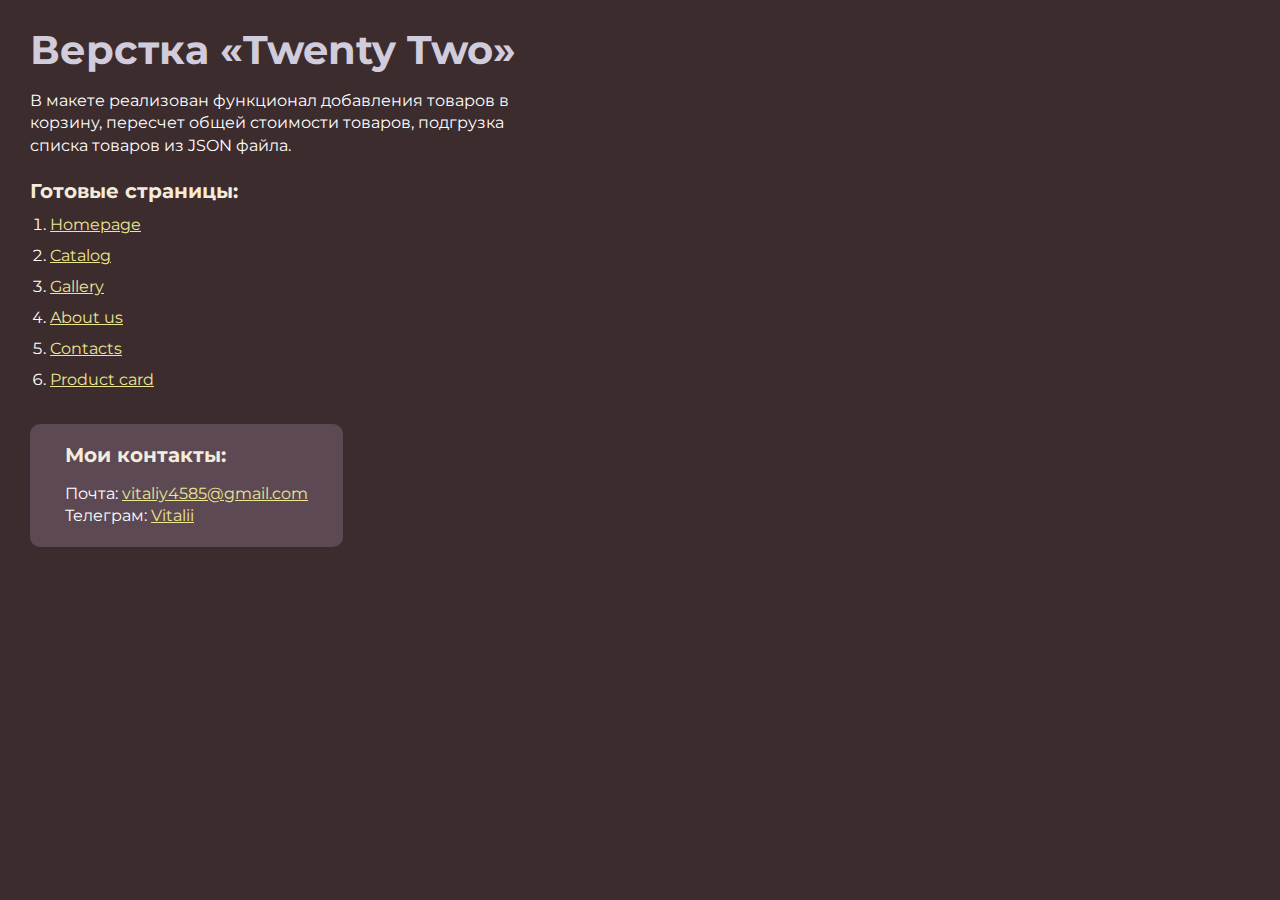
<file: index.html>
<!DOCTYPE html>
<html>

<head>
	<meta charset="UTF-8">
	<meta name="viewport" content="width=device-width, initial-scale=1.0">
	<title>Верстка «TwentyTwo»</title>
</head>

<body>
	<div class="rootpage">
		<h1>Верстка «Twenty Two»</h1>
		<div class="rootpage__info">
			В макете реализован функционал добавления товаров в корзину, пересчет общей стоимости товаров, подгрузка
			списка товаров из JSON файла.
		</div>
		<h2>Готовые страницы:</h2>
		<ol class="rootpage__list">
			<li><a target="_blank" href="home.html">Homepage</a></li>
			<li><a target="_blank" href="catalog.html">Catalog</a></li>
			<li><a target="_blank" href="gallery.html">Gallery</a></li>
			<li><a target="_blank" href="about.html">About us</a></li>
			<li><a target="_blank" href="contact.html">Contacts</a></li>
			<li><a target="_blank" href="catalog.html#product-1">Product card</a></li>
		</ol>
		<div class="rootpage__contacts">
			<h2>Мои контакты:</h2>
			<p>Почта: <a href="mailto:vitaliy4585@gmail.com">vitaliy4585@gmail.com</a></p>
			<p>Телеграм: <a href="https://t.me/iam_lovi">Vitalii</a></p>
		</div>
	</div>
</body>
<style>
	@charset "UTF-8";
	@import url("https://fonts.googleapis.com/css?family=Montserrat:regular,700&display=swap");

	*,
	*::before,
	*::after {
		padding: 0px;
		margin: 0px;
		border: 0px;
		box-sizing: border-box;
	}

	html,
	body {
		height: 100%;
		margin: 0;
		padding: 0;
		min-width: 320px;
		width: 100%;
		color: #fff;
		background-color: #3D2C2E;
	}

	body {
		font-family: Montserrat;
		font-size: 100%;
		line-height: 1;
		font-size: 1rem;
	}

	a {
		text-decoration: underline;
		color: #ebe691
	}

	a:visited {
		text-decoration: underline;
		color: #aaa768;
	}

	a:hover {
		text-decoration: none;
	}

	ul li {
		list-style: none;
	}

	img {
		vertical-align: top;
	}

	.wrapper {
		width: 100%;
		min-height: 100%;
		overflow: hidden;
	}

	.rootpage {

		padding: 30px;
		display: flex;
		flex-direction: column;
		align-items: flex-start;
	}

	@media (max-width: 767px) {
		.rootpage {
			padding: 30px 15px;
		}
	}

	h1 {

		color: #D1CCDC;
		font-size: 2.5rem;
		margin: 0px 0px 1.25rem 0px;
	}

	@media (max-width: 767px) {
		h1 {
			font-size: 1.85rem;
			margin: 0px 0px 1.25rem 0px;
		}
	}

	h2 {
		color: #F4EBDB;
		font-size: 1.25rem;
		margin: 0px 0px 1rem 0px;
	}

	@media (max-width: 767px) {
		h2 {
			font-size: 1.125rem;
			margin: 0px 0px 1rem 0px;
		}
	}

	.rootpage__info {
		line-height: 140%;
		margin: 0px 0px 1.5rem 0px;
		max-width: 500px;
	}

	.rootpage__list {
		margin: 0px 0px 2.25rem 1.25rem;
	}

	.rootpage__list li:not(:last-child) {
		margin: 0px 0px 15px 0px;
	}

	.rootpage__contacts {
		border-radius: 10px;
		padding: 20px 35px;
		line-height: 140%;
	}

	@media (max-width: 767px) {

		.rootpage__contacts {
			border-radius: 10px;
			padding: 20px;
		}
	}

	.rootpage__contacts {
		background: #5D4954;

	}

	.rootpage__contacts a {
		color: #ebe691;
	}
</style>

</html>
</file>
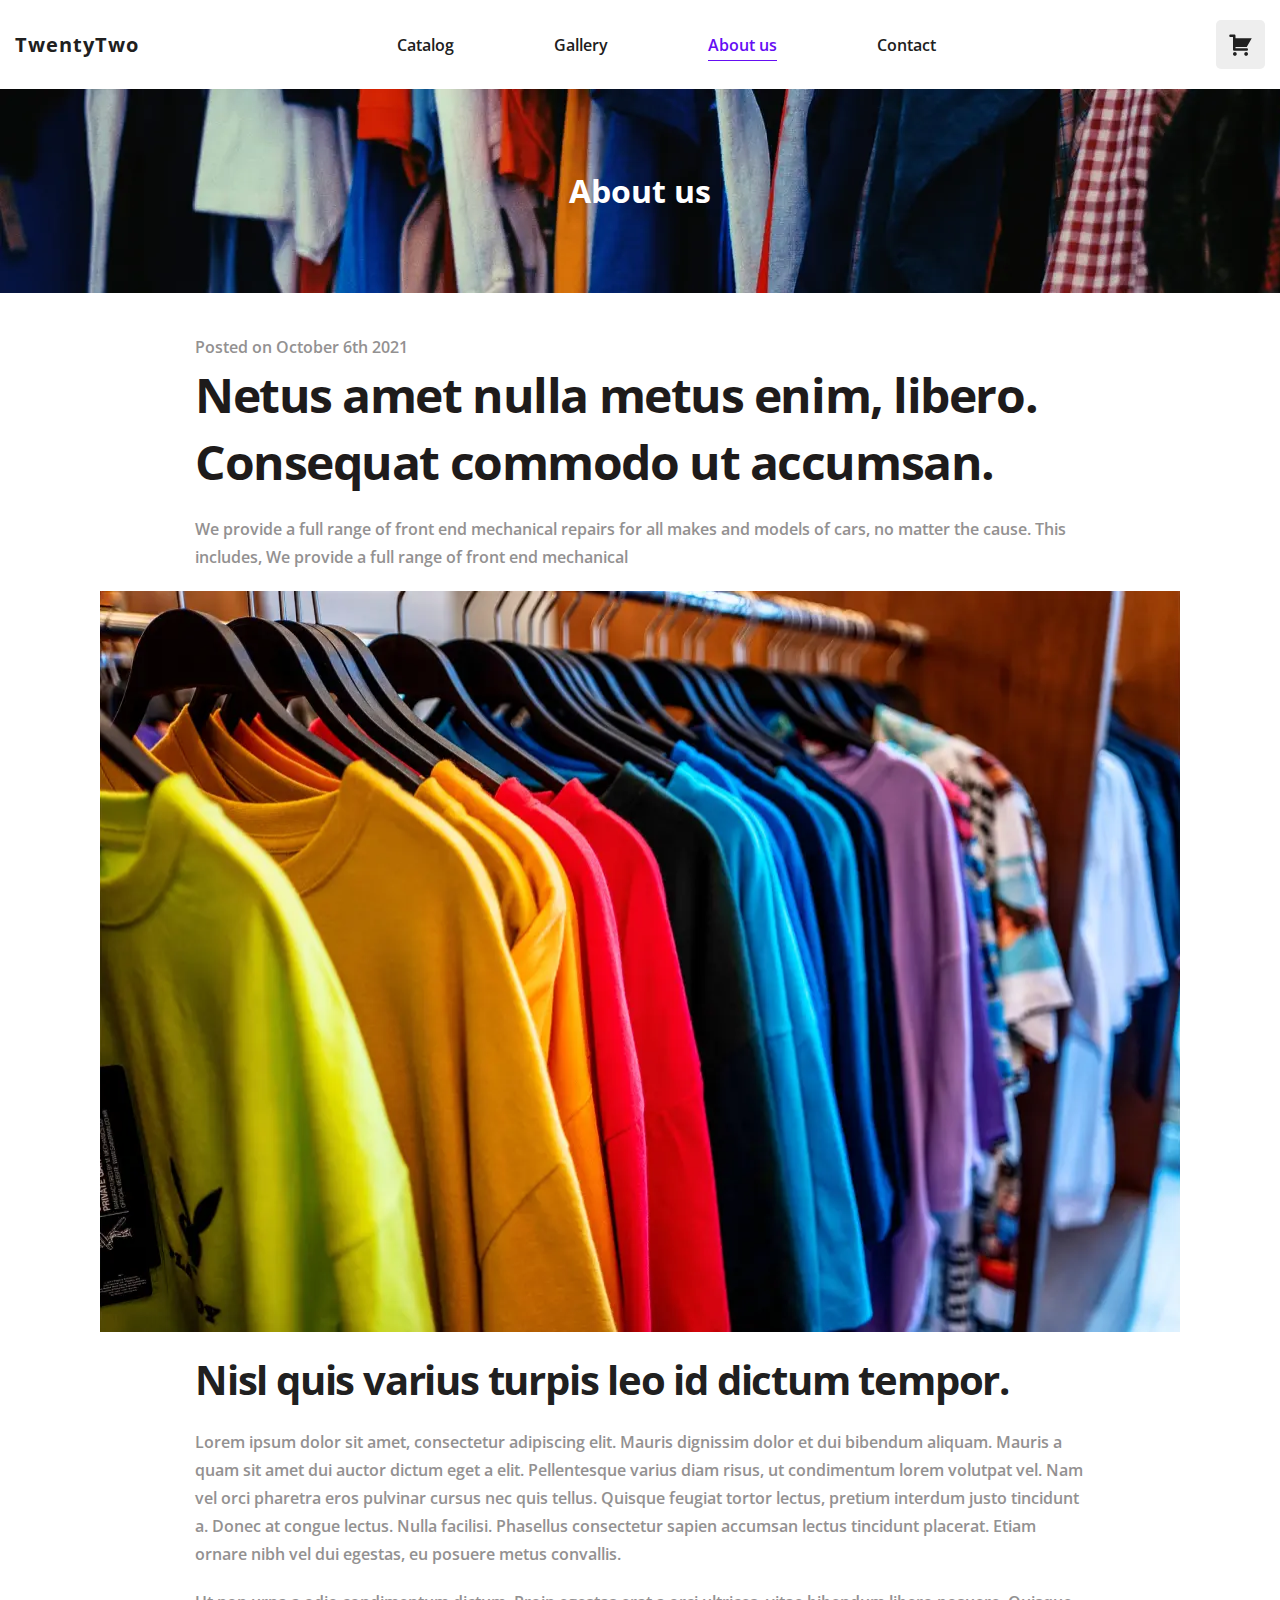
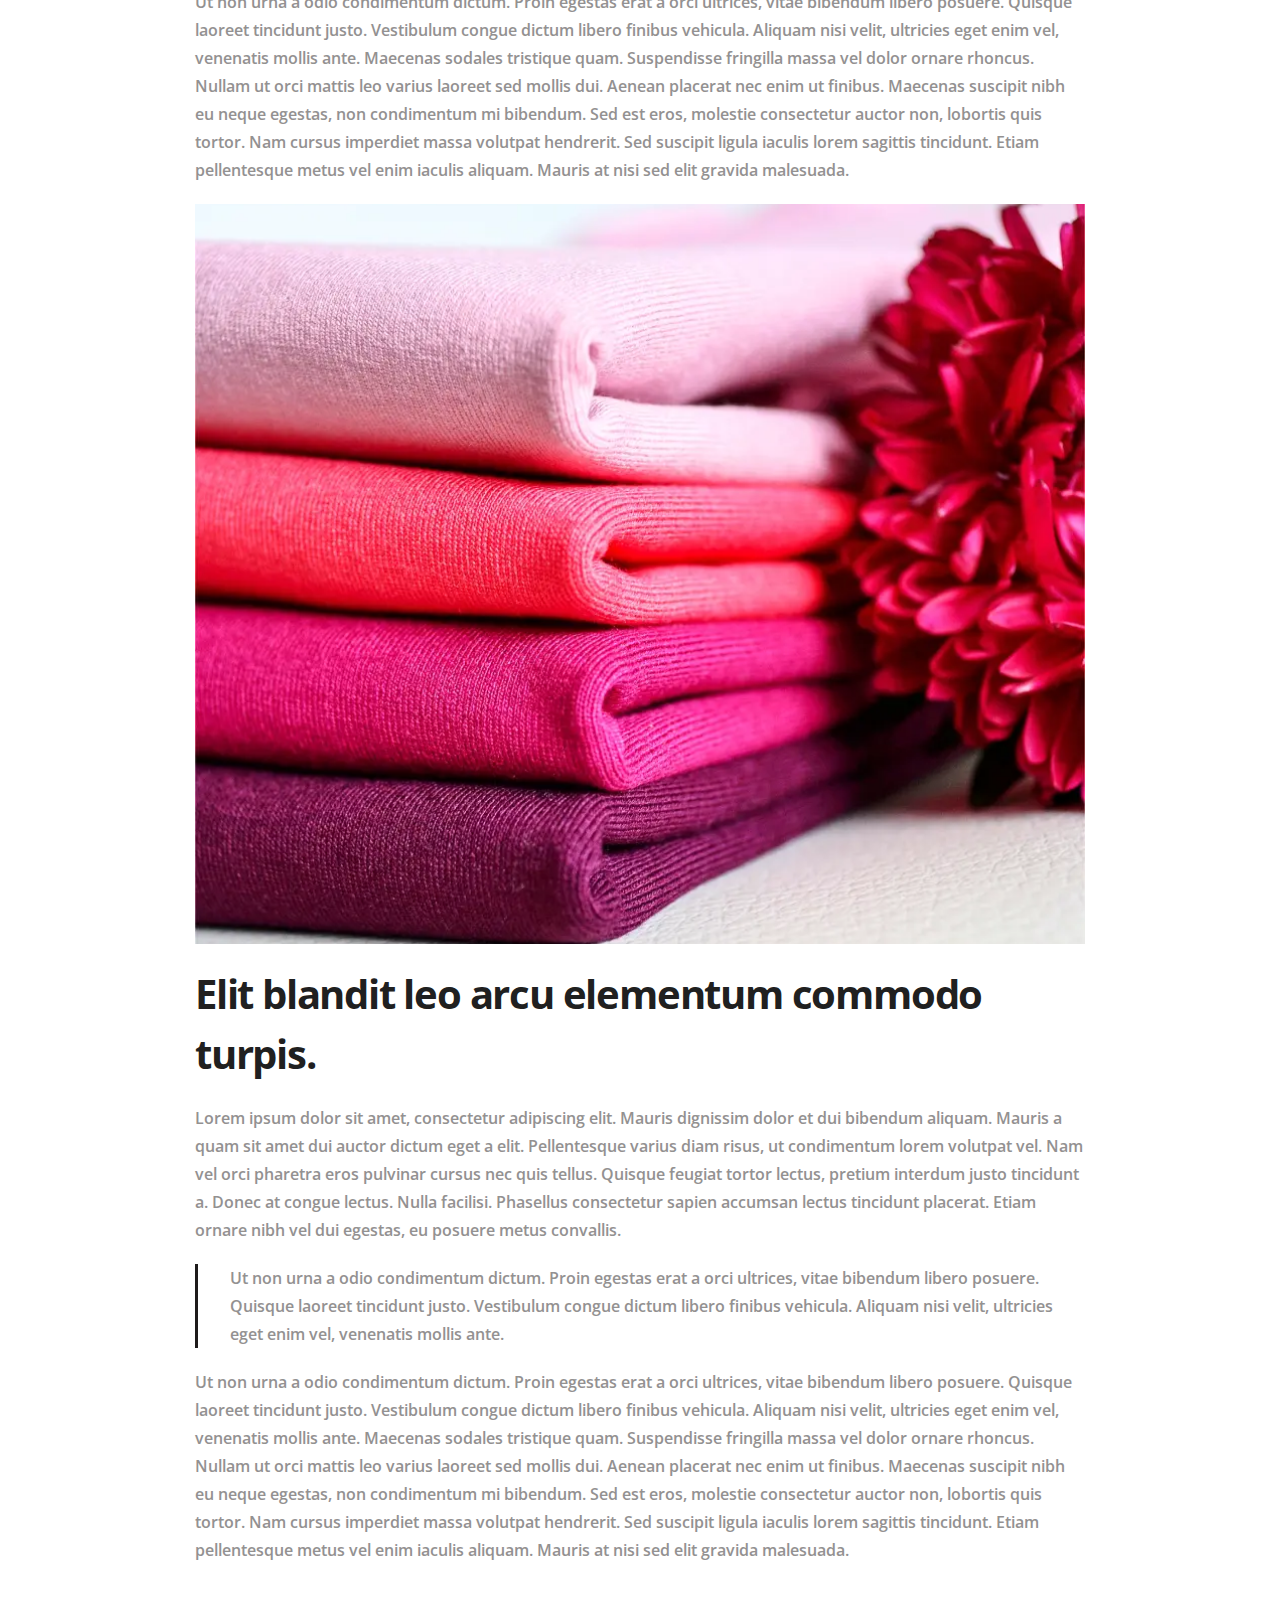
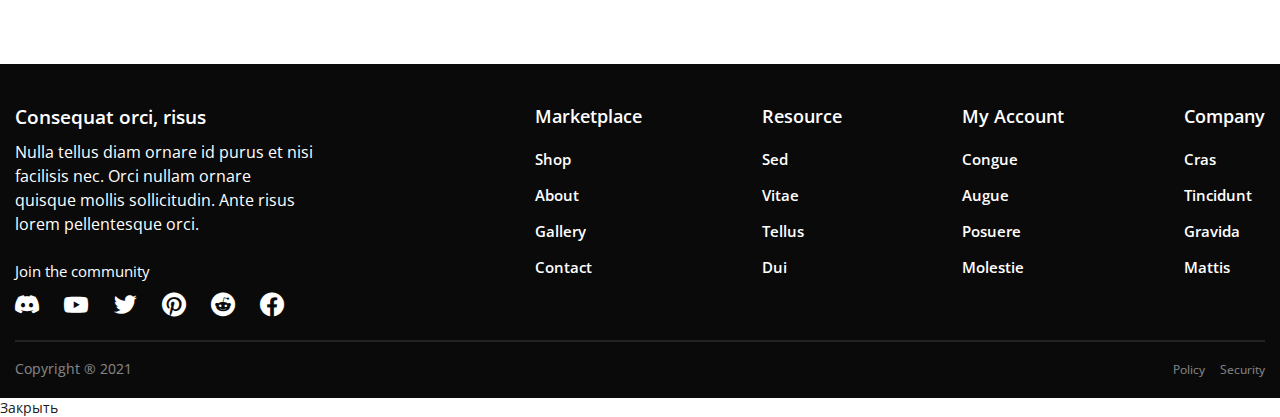
<file: about.html>
<!DOCTYPE html>
<html lang="zxx">

<head>
	<title>About us</title>
	<meta charset="UTF-8">
	<meta name="format-detection" content="telephone=no">
	<!-- <style>body{opacity: 0;}</style> -->
	<link rel="stylesheet" href="css/style.min.css?_v=20220427144758">
	<link rel="shortcut icon" href="favicon.ico">
	<!-- <meta name="robots" content="noindex, nofollow"> -->
	<meta name="viewport" content="width=device-width, initial-scale=1.0">
	<script>
		// Initialize and add the map
		function initMap() {
			// The location of Uluru
			const market = {
				lat: 55.74683311290627,
				lng: 37.569501618662024
			};
			// The map, centered at Uluru
			const map = new google.maps.Map(document.getElementById("map"), {
				zoom: 14,
				center: market,
				mapId: '61d214b08c7a91f5',
				mapTypeControl: false,
				streetViewControl: false,
				fullscreenControl: false,

			});


			// The marker, positioned at Uluru
			const marker = new google.maps.Marker({
				position: market,
				map,
				animation: google.maps.Animation.DROP,
				icon: 'img/icons/marker.svg',
				title: "Click to zoom",

			});
			marker.addListener("click", toggleBounce);

			function toggleBounce() {
				if (marker.getAnimation() !== null) {
					marker.setAnimation(null);
				} else {
					marker.setAnimation(google.maps.Animation.BOUNCE);
				}
			}
			map.addListener("center_changed", () => {
				// 3 seconds after the center of the map has changed, pan back to the
				// marker.
				window.setTimeout(() => {
					map.panTo(marker.getPosition());
				}, 3000);
			});
			marker.addListener("click", () => {
				map.setZoom(18);
				map.setCenter(marker.getPosition());
			});



		}
	</script>
</head>

<body>
	<div class="wrapper">
		<header class="header" data-scroll-show>
			<div class="header__container">
				<a href="home.html" class="header__logo">TwentyTwo</a>
				<div class="header__nav">
					<div class="header__menu menu">
						<button type="button" class="menu__icon icon-menu"><span></span></button>
						<nav class="menu__body">
							<ul class="menu__list">
								<li class="menu__item"><a href="catalog.html" class="menu__link">Catalog</a></li>
								<li class="menu__item"><a href="gallery.html" class="menu__link">Gallery</a></li>
								<li class="menu__item"><a href="about.html" class="menu__link">About us</a></li>
								<li class="menu__item"><a href="contact.html" class="menu__link">Contact</a></li>
							</ul>
						</nav>
					</div>
					<div class="header__cart cart">
						<span class="cart__quantity"></span>
						<button type="button" class="cart__icon">
							<img src="img/icons/cart.svg" alt="cart">
						</button>
						<div class="cart__body">
							<button type="button" class="cart__close">
								<img src="img/icons/close.svg" alt="close cart">
							</button>
							<div class="cart__title">
								<div class="cart__bag">
									<span class="cart__icon-bag"></span>
								</div>
								Your Cart
							</div>
							<div class="cart__items">

							</div>
							<div class="cart__total-label">subtotal: <span class="cart__total-price"></span></div>
							<div class="cart__button button">Checkout</div>
						</div>
					</div>

				</div>
			</div>
		</header>
		<main class="page">
			<section class="page-title">
				<div class="page-title__container page-title__container_wide ">
					<div class="page-title__image">
						<picture><source srcset="img/page-title/image.webp" type="image/webp"><img src="img/page-title/image.jpg" alt="clothes"></picture>
					</div>
					<h1 class="page-title__title title title_white">About us</h1>
				</div>
			</section>
			<section class="content">
				<div class="content__container">
					<div class="content__label">Posted on October 6th 2021</div>
					<h1 class="content__title">Netus amet nulla metus enim, libero. Consequat commodo ut accumsan.</h1>
					<p class="content__paragrath">We provide a full range of front end mechanical repairs for all makes and
						models of cars, no
						matter
						the cause. This includes, We provide a full range of front end mechanical </p>
					<div class="content__image-ibg">
						<picture><source srcset="img/page-about/image1.webp" type="image/webp"><img src="img/page-about/image1.jpg" alt="clothes"></picture>
					</div>
					<h2 class="content__subtitle">Nisl quis varius turpis leo id dictum tempor.</h2>
					<p class="content__paragrath">Lorem ipsum dolor sit amet, consectetur adipiscing elit. Mauris dignissim
						dolor et dui bibendum
						aliquam. Mauris a quam sit amet dui auctor dictum eget a elit. Pellentesque varius diam risus, ut
						condimentum lorem volutpat vel. Nam vel orci pharetra eros pulvinar cursus nec quis tellus. Quisque
						feugiat tortor lectus, pretium interdum justo tincidunt a. Donec at congue lectus. Nulla facilisi.
						Phasellus consectetur sapien accumsan lectus tincidunt placerat. Etiam ornare nibh vel dui egestas, eu
						posuere metus convallis.</p>
					<p class="content__paragrath">Ut non urna a odio condimentum dictum. Proin egestas erat a orci ultrices,
						vitae bibendum libero
						posuere. Quisque laoreet tincidunt justo. Vestibulum congue dictum libero finibus vehicula. Aliquam
						nisi velit, ultricies eget enim vel, venenatis mollis ante. Maecenas sodales tristique quam.
						Suspendisse fringilla massa vel dolor ornare rhoncus. Nullam ut orci mattis leo varius laoreet sed
						mollis dui. Aenean placerat nec enim ut finibus. Maecenas suscipit nibh eu neque egestas, non
						condimentum mi bibendum. Sed est eros, molestie consectetur auctor non, lobortis quis tortor. Nam
						cursus imperdiet massa volutpat hendrerit. Sed suscipit ligula iaculis lorem sagittis tincidunt. Etiam
						pellentesque metus vel enim iaculis aliquam. Mauris at nisi sed elit gravida malesuada.</p>
					<div class="content__image-ibg content__image-ibg_small">
						<picture><source srcset="img/page-about/image2.webp" type="image/webp"><img src="img/page-about/image2.jpg" alt="clothes"></picture>
					</div>
					<h3 class="content__subtitle content__subtitle_smaller">Elit blandit leo arcu elementum commodo turpis.
					</h3>
					<p class="content__paragrath">Lorem ipsum dolor sit amet, consectetur adipiscing elit. Mauris dignissim
						dolor et dui bibendum
						aliquam. Mauris a quam sit amet dui auctor dictum eget a elit. Pellentesque varius diam risus, ut
						condimentum lorem volutpat vel. Nam vel orci pharetra eros pulvinar cursus nec quis tellus. Quisque
						feugiat tortor lectus, pretium interdum justo tincidunt a. Donec at congue lectus. Nulla facilisi.
						Phasellus consectetur sapien accumsan lectus tincidunt placerat. Etiam ornare nibh vel dui egestas, eu
						posuere metus convallis.</p>
					<p class="content__paragrath content__paragrath_decor">Ut non urna a odio condimentum dictum. Proin
						egestas erat a orci ultrices,
						vitae bibendum libero
						posuere. Quisque laoreet tincidunt justo. Vestibulum congue dictum libero finibus vehicula. Aliquam
						nisi velit, ultricies eget enim vel, venenatis mollis ante.</p>
					<p class="content__paragrath">Ut non urna a odio condimentum dictum. Proin egestas erat a orci ultrices,
						vitae bibendum libero
						posuere. Quisque laoreet tincidunt justo. Vestibulum congue dictum libero finibus vehicula. Aliquam
						nisi velit, ultricies eget enim vel, venenatis mollis ante. Maecenas sodales tristique quam.
						Suspendisse fringilla massa vel dolor ornare rhoncus. Nullam ut orci mattis leo varius laoreet sed
						mollis dui. Aenean placerat nec enim ut finibus. Maecenas suscipit nibh eu neque egestas, non
						condimentum mi bibendum. Sed est eros, molestie consectetur auctor non, lobortis quis tortor. Nam
						cursus imperdiet massa volutpat hendrerit. Sed suscipit ligula iaculis lorem sagittis tincidunt. Etiam
						pellentesque metus vel enim iaculis aliquam. Mauris at nisi sed elit gravida malesuada.</p>
				</div>
			</section>
		</main>
		<footer class="footer">
			<div class="footer__container">
				<div class="footer__body">
					<div class="footer__titles">
						<h2 class="footer__title">Consequat orci, risus</h2>
						<div class="footer__text">Nulla tellus diam ornare id purus et nisi facilisis nec. Orci nullam ornare
							quisque
							mollis sollicitudin. Ante risus lorem pellentesque orci.</div>
						<div class="footer__social" data-da=".footer__body,767.8">
							<h3 class="footer__label-links">Join the community</h3>
							<div class="footer__links">
								<a href="#/" class="_icon-discord"></a>
								<a href="#/" class="_icon-youtube"></a>
								<a href="#/" class="_icon-twitter"></a>
								<a href="#/" class="_icon-pinterest"></a>
								<a href="#/" class="_icon-reddit"></a>
								<a href="#/" class="_icon-facebook"></a>
							</div>
						</div>
					</div>
					<div data-spollers="767.8,max" data-one-spoller class="footer__nav">
						<div class="footer__menu">
							<button type="button" data-spoller class="footer__label">Marketplace</button>

							<ul class="footer__list">
								<li class="footer__item">
									<a href="#/" class="footer__link footer-link ">Shop</a>
								</li>
								<li class="footer__item">
									<a href="#/" class="footer__link footer-link">About</a>
								</li>
								<li class="footer__item">
									<a href="#/" class="footer__link footer-link">Gallery</a>
								</li>
								<li class="footer__item">
									<a href="#/" class="footer__link footer-link">Contact</a>
								</li>
							</ul>

						</div>
						<div class="footer__menu">
							<button type="button" data-spoller class="footer__label">Resource</button>
							<ul class="footer__list">
								<li class="footer__item">
									<a href="#/" class="footer__link footer-link">Sed</a>
								</li>
								<li class="footer__item">
									<a href="#/" class="footer__link footer-link">Vitae</a>
								</li>
								<li class="footer__item">
									<a href="#/" class="footer__link footer-link">Tellus</a>
								</li>
								<li class="footer__item">
									<a href="#/" class="footer__link footer-link">Dui</a>
								</li>
							</ul>
						</div>
						<div class="footer__menu">
							<button type="button" data-spoller class="footer__label">My Account</button>

							<ul class="footer__list">
								<li class="footer__item">
									<a href="#/" class="footer__link footer-link">Congue</a>
								</li>
								<li class="footer__item">
									<a href="#/" class="footer__link footer-link">Augue</a>
								</li>
								<li class="footer__item">
									<a href="#/" class="footer__link footer-link">Posuere</a>
								</li>
								<li class="footer__item">
									<a href="#/" class="footer__link footer-link">Molestie</a>
								</li>
							</ul>

						</div>
						<div class="footer__menu">
							<button type="button" data-spoller class="footer__label">Company</button>
							<ul class="footer__list">
								<li class="footer__item">
									<a href="#/" class="footer__link footer-link">Cras</a>
								</li>
								<li class="footer__item">
									<a href="#/" class="footer__link footer-link">Tincidunt</a>
								</li>
								<li class="footer__item">
									<a href="#/" class="footer__link footer-link">Gravida</a>
								</li>
								<li class="footer__item">
									<a href="#/" class="footer__link footer-link">Mattis</a>
								</li>
							</ul>
						</div>
					</div>
				</div>
				<div class="footer__bottom">
					<p class="footer__copyright">Copyright ® 2021</p>
					<div class="footer__info">
						<a href="#/" class="footer__link footer-link">Policy</a>
						<a href="#/" class="footer__link footer-link">Security</a>
					</div>
				</div>
			</div>
		</footer>

	</div>
	<div id="popup" aria-hidden="true" class="popup">
		<div class="popup__wrapper">
			<div class="popup__content">
				<button data-close type="button" class="popup__close">Закрыть</button>
				<div class="popup__text">
				</div>
			</div>
		</div>
	</div>
	<script src="js/app.min.js?_v=20220427144758"></script>
</body>

</html>
</file>
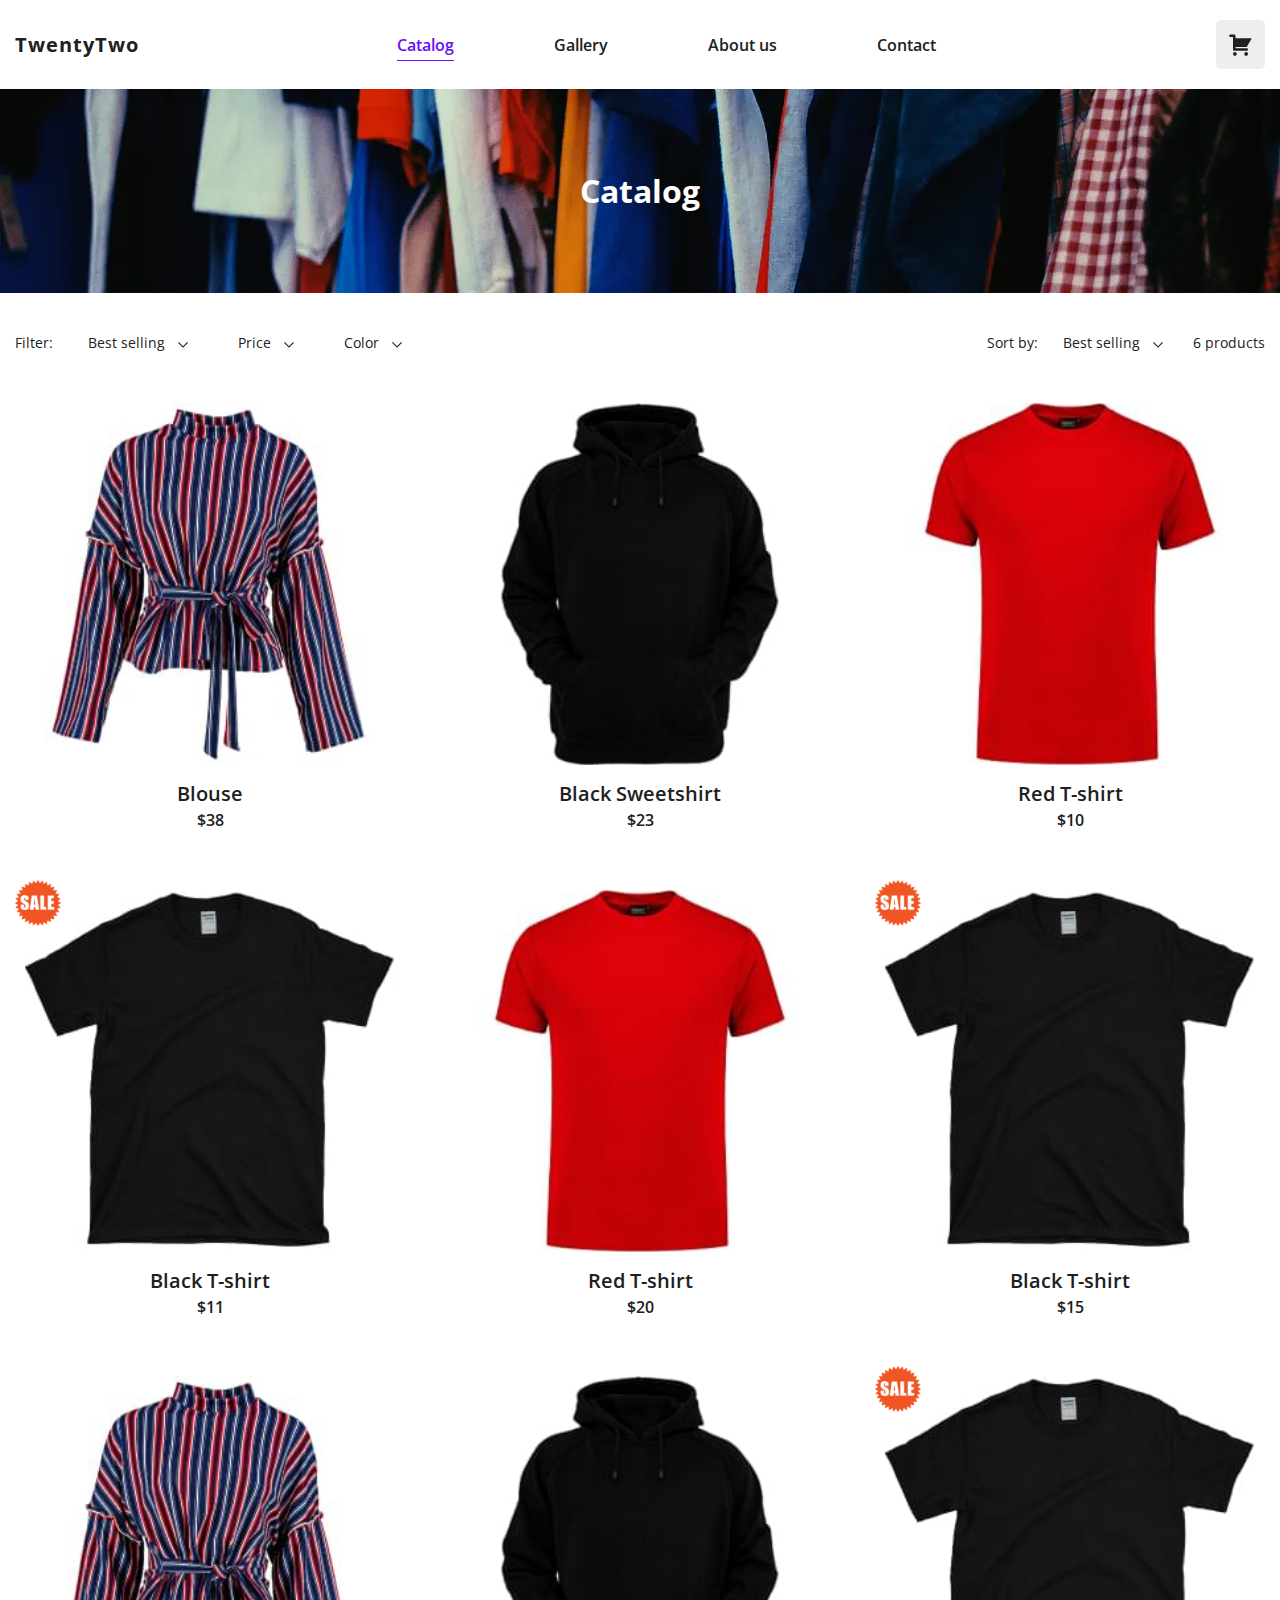
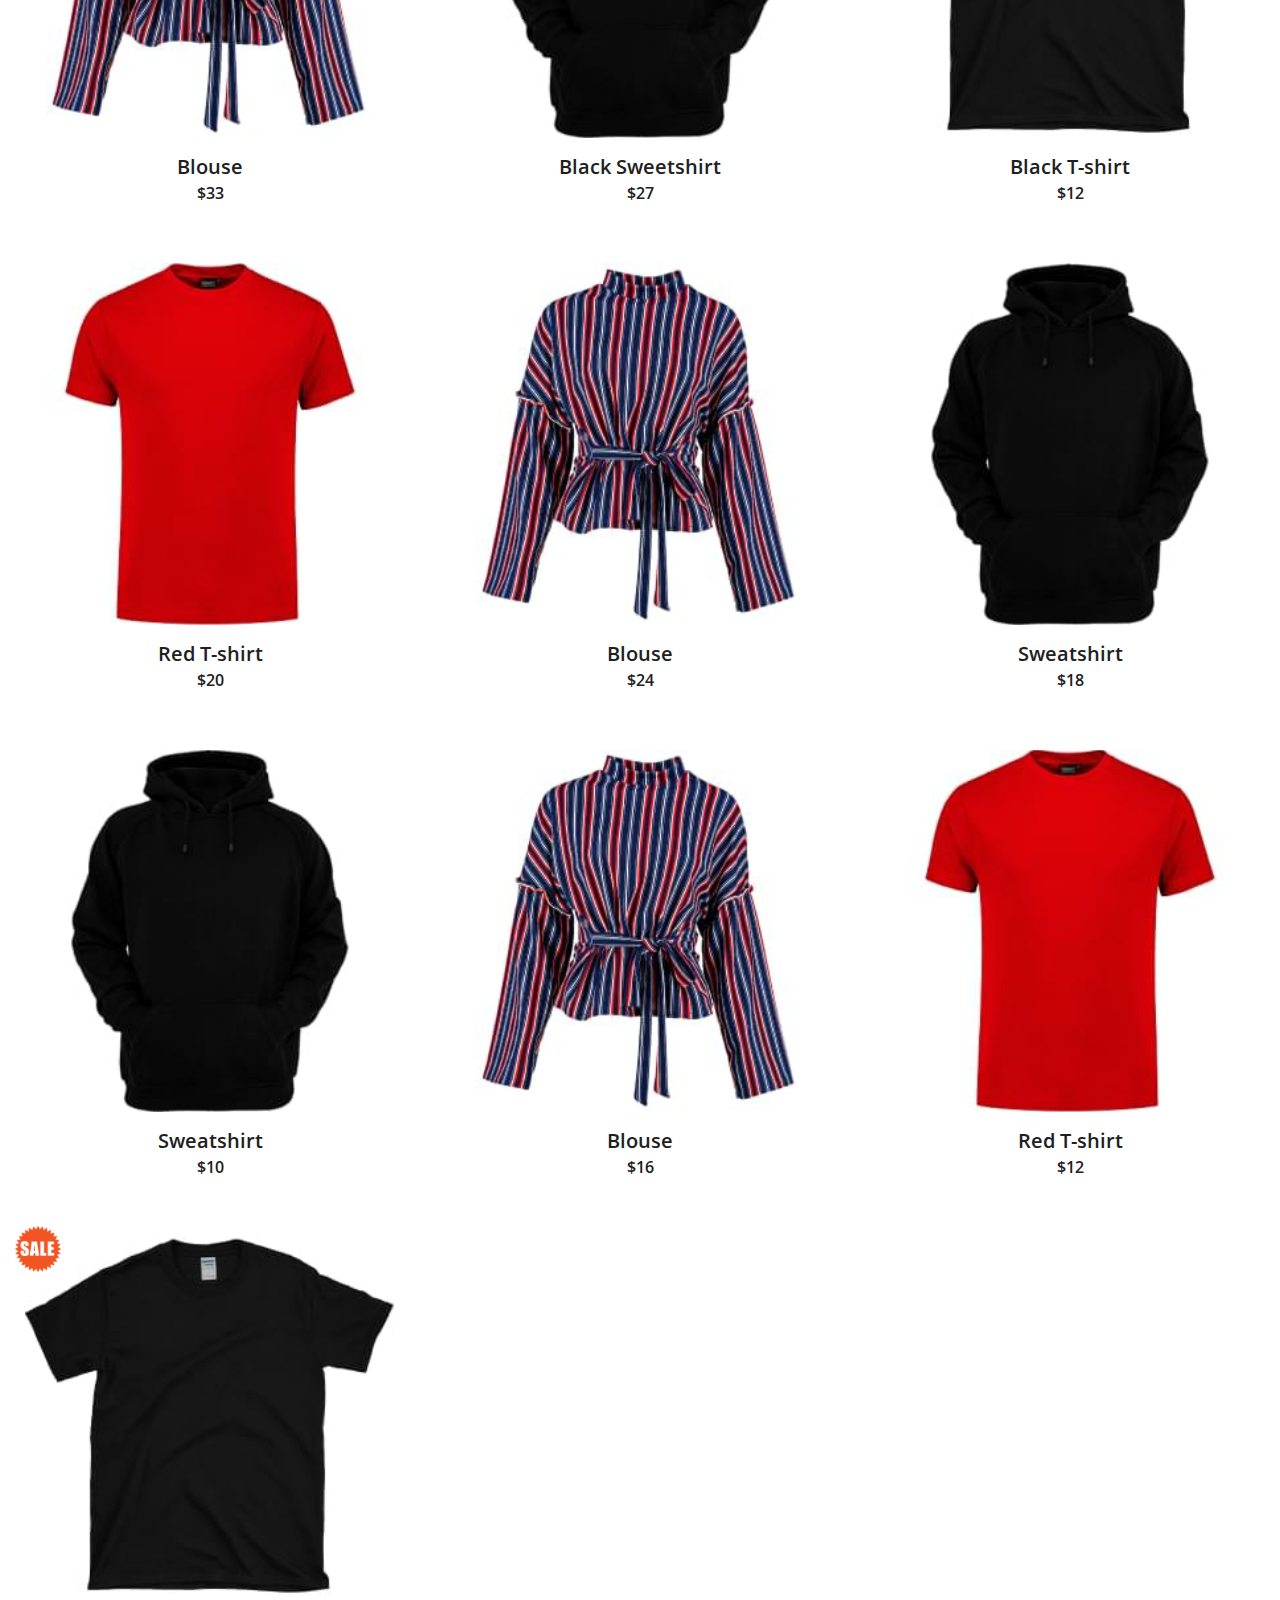
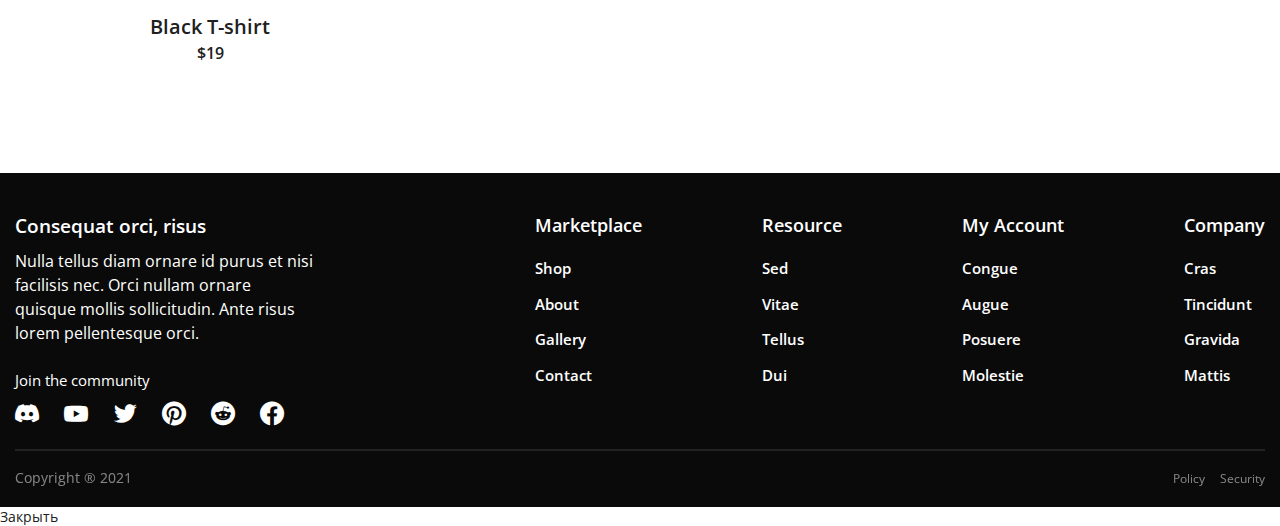
<file: catalog.html>
<!DOCTYPE html>
<html lang="zxx">

<head>
	<title>Catalog</title>
	<meta charset="UTF-8">
	<meta name="format-detection" content="telephone=no">
	<!-- <style>body{opacity: 0;}</style> -->
	<link rel="stylesheet" href="css/style.min.css?_v=20220427144758">
	<link rel="shortcut icon" href="favicon.ico">
	<!-- <meta name="robots" content="noindex, nofollow"> -->
	<meta name="viewport" content="width=device-width, initial-scale=1.0">
	<script>
		// Initialize and add the map
		function initMap() {
			// The location of Uluru
			const market = {
				lat: 55.74683311290627,
				lng: 37.569501618662024
			};
			// The map, centered at Uluru
			const map = new google.maps.Map(document.getElementById("map"), {
				zoom: 14,
				center: market,
				mapId: '61d214b08c7a91f5',
				mapTypeControl: false,
				streetViewControl: false,
				fullscreenControl: false,

			});


			// The marker, positioned at Uluru
			const marker = new google.maps.Marker({
				position: market,
				map,
				animation: google.maps.Animation.DROP,
				icon: 'img/icons/marker.svg',
				title: "Click to zoom",

			});
			marker.addListener("click", toggleBounce);

			function toggleBounce() {
				if (marker.getAnimation() !== null) {
					marker.setAnimation(null);
				} else {
					marker.setAnimation(google.maps.Animation.BOUNCE);
				}
			}
			map.addListener("center_changed", () => {
				// 3 seconds after the center of the map has changed, pan back to the
				// marker.
				window.setTimeout(() => {
					map.panTo(marker.getPosition());
				}, 3000);
			});
			marker.addListener("click", () => {
				map.setZoom(18);
				map.setCenter(marker.getPosition());
			});



		}
	</script>
</head>

<body>

	<div class="wrapper">
		<header class="header" data-scroll-show>
			<div class="header__container">
				<a href="home.html" class="header__logo">TwentyTwo</a>
				<div class="header__nav">
					<div class="header__menu menu">
						<button type="button" class="menu__icon icon-menu"><span></span></button>
						<nav class="menu__body">
							<ul class="menu__list">
								<li class="menu__item"><a href="catalog.html" class="menu__link">Catalog</a></li>
								<li class="menu__item"><a href="gallery.html" class="menu__link">Gallery</a></li>
								<li class="menu__item"><a href="about.html" class="menu__link">About us</a></li>
								<li class="menu__item"><a href="contact.html" class="menu__link">Contact</a></li>
							</ul>
						</nav>
					</div>
					<div class="header__cart cart">
						<span class="cart__quantity"></span>
						<button type="button" class="cart__icon">
							<img src="img/icons/cart.svg" alt="cart">
						</button>
						<div class="cart__body">
							<button type="button" class="cart__close">
								<img src="img/icons/close.svg" alt="close cart">
							</button>
							<div class="cart__title">
								<div class="cart__bag">
									<span class="cart__icon-bag"></span>
								</div>
								Your Cart
							</div>
							<div class="cart__items">

							</div>
							<div class="cart__total-label">subtotal: <span class="cart__total-price"></span></div>
							<div class="cart__button button">Checkout</div>
						</div>
					</div>

				</div>
			</div>
		</header>
		<main class="page">

			<section class="page-title" id="catalog">
				<div class="page-title__container page-title__container_wide ">
					<div class="page-title__image">
						<picture><source srcset="img/page-title/image.webp" type="image/webp"><img src="img/page-title/image.jpg" alt="clothes"></picture>
					</div>
					<h1 class="page-title__title title title_white">Catalog</h1>
				</div>
			</section>

			<div class="catalog">
				<div class="catalog__container">
					<div class="filter">
						<div class="filter__filters">
							<span>Filter:</span>
							<div class="filter__filter">Best selling
								<ul class="filter__dropdown">
									<li><a href="#/">Week</a></li>
									<li><a href="#/">Month</a></li>
									<li><a href="#/">Year</a></li>
								</ul>
							</div>
							<div class="filter__filter">Price
								<ul class="filter__dropdown">
									<li><a href="#/">0-10 $</a></li>
									<li><a href="#/">10-30 $</a></li>
									<li><a href="#/">30-100 $</a></li>
								</ul>
							</div>
							<div class="filter__filter">Color
								<ul class="filter__dropdown">
									<li><a href="#/">Black</a></li>
									<li><a href="#/">Red</a></li>
									<li><a href="#/">White</a></li>
								</ul>
							</div>
						</div>
						<div class="filter__sorting">
							<span>Sort by:</span>
							<div class="filter__sort">Best selling
								<ul class="filter__dropdown">
									<li><a href="#/">Price</a></li>
									<li><a href="#/">Newest</a></li>
									<li><a href="#/">Avalability</a></li>
								</ul>
							</div>
							<span>6 products</span>
						</div>

					</div>
					<div class="catalog__products">
						<div class="catalog__products-wrapper">
						</div>
					</div>
				</div>
			</div>
		</main>
		<footer class="footer">
			<div class="footer__container">
				<div class="footer__body">
					<div class="footer__titles">
						<h2 class="footer__title">Consequat orci, risus</h2>
						<div class="footer__text">Nulla tellus diam ornare id purus et nisi facilisis nec. Orci nullam ornare
							quisque
							mollis sollicitudin. Ante risus lorem pellentesque orci.</div>
						<div class="footer__social" data-da=".footer__body,767.8">
							<h3 class="footer__label-links">Join the community</h3>
							<div class="footer__links">
								<a href="#/" class="_icon-discord"></a>
								<a href="#/" class="_icon-youtube"></a>
								<a href="#/" class="_icon-twitter"></a>
								<a href="#/" class="_icon-pinterest"></a>
								<a href="#/" class="_icon-reddit"></a>
								<a href="#/" class="_icon-facebook"></a>
							</div>
						</div>
					</div>
					<div data-spollers="767.8,max" data-one-spoller class="footer__nav">
						<div class="footer__menu">
							<button type="button" data-spoller class="footer__label">Marketplace</button>

							<ul class="footer__list">
								<li class="footer__item">
									<a href="#/" class="footer__link footer-link ">Shop</a>
								</li>
								<li class="footer__item">
									<a href="#/" class="footer__link footer-link">About</a>
								</li>
								<li class="footer__item">
									<a href="#/" class="footer__link footer-link">Gallery</a>
								</li>
								<li class="footer__item">
									<a href="#/" class="footer__link footer-link">Contact</a>
								</li>
							</ul>

						</div>
						<div class="footer__menu">
							<button type="button" data-spoller class="footer__label">Resource</button>
							<ul class="footer__list">
								<li class="footer__item">
									<a href="#/" class="footer__link footer-link">Sed</a>
								</li>
								<li class="footer__item">
									<a href="#/" class="footer__link footer-link">Vitae</a>
								</li>
								<li class="footer__item">
									<a href="#/" class="footer__link footer-link">Tellus</a>
								</li>
								<li class="footer__item">
									<a href="#/" class="footer__link footer-link">Dui</a>
								</li>
							</ul>
						</div>
						<div class="footer__menu">
							<button type="button" data-spoller class="footer__label">My Account</button>

							<ul class="footer__list">
								<li class="footer__item">
									<a href="#/" class="footer__link footer-link">Congue</a>
								</li>
								<li class="footer__item">
									<a href="#/" class="footer__link footer-link">Augue</a>
								</li>
								<li class="footer__item">
									<a href="#/" class="footer__link footer-link">Posuere</a>
								</li>
								<li class="footer__item">
									<a href="#/" class="footer__link footer-link">Molestie</a>
								</li>
							</ul>

						</div>
						<div class="footer__menu">
							<button type="button" data-spoller class="footer__label">Company</button>
							<ul class="footer__list">
								<li class="footer__item">
									<a href="#/" class="footer__link footer-link">Cras</a>
								</li>
								<li class="footer__item">
									<a href="#/" class="footer__link footer-link">Tincidunt</a>
								</li>
								<li class="footer__item">
									<a href="#/" class="footer__link footer-link">Gravida</a>
								</li>
								<li class="footer__item">
									<a href="#/" class="footer__link footer-link">Mattis</a>
								</li>
							</ul>
						</div>
					</div>
				</div>
				<div class="footer__bottom">
					<p class="footer__copyright">Copyright ® 2021</p>
					<div class="footer__info">
						<a href="#/" class="footer__link footer-link">Policy</a>
						<a href="#/" class="footer__link footer-link">Security</a>
					</div>
				</div>
			</div>
		</footer>
	</div>
	<div id="popup" aria-hidden="true" class="popup">
		<div class="popup__wrapper">
			<div class="popup__content">
				<button data-close type="button" class="popup__close">Закрыть</button>
				<div class="popup__text">
				</div>
			</div>
		</div>
	</div>
	<script src="js/app.min.js?_v=20220427144758"></script>
</body>

</html>
</file>
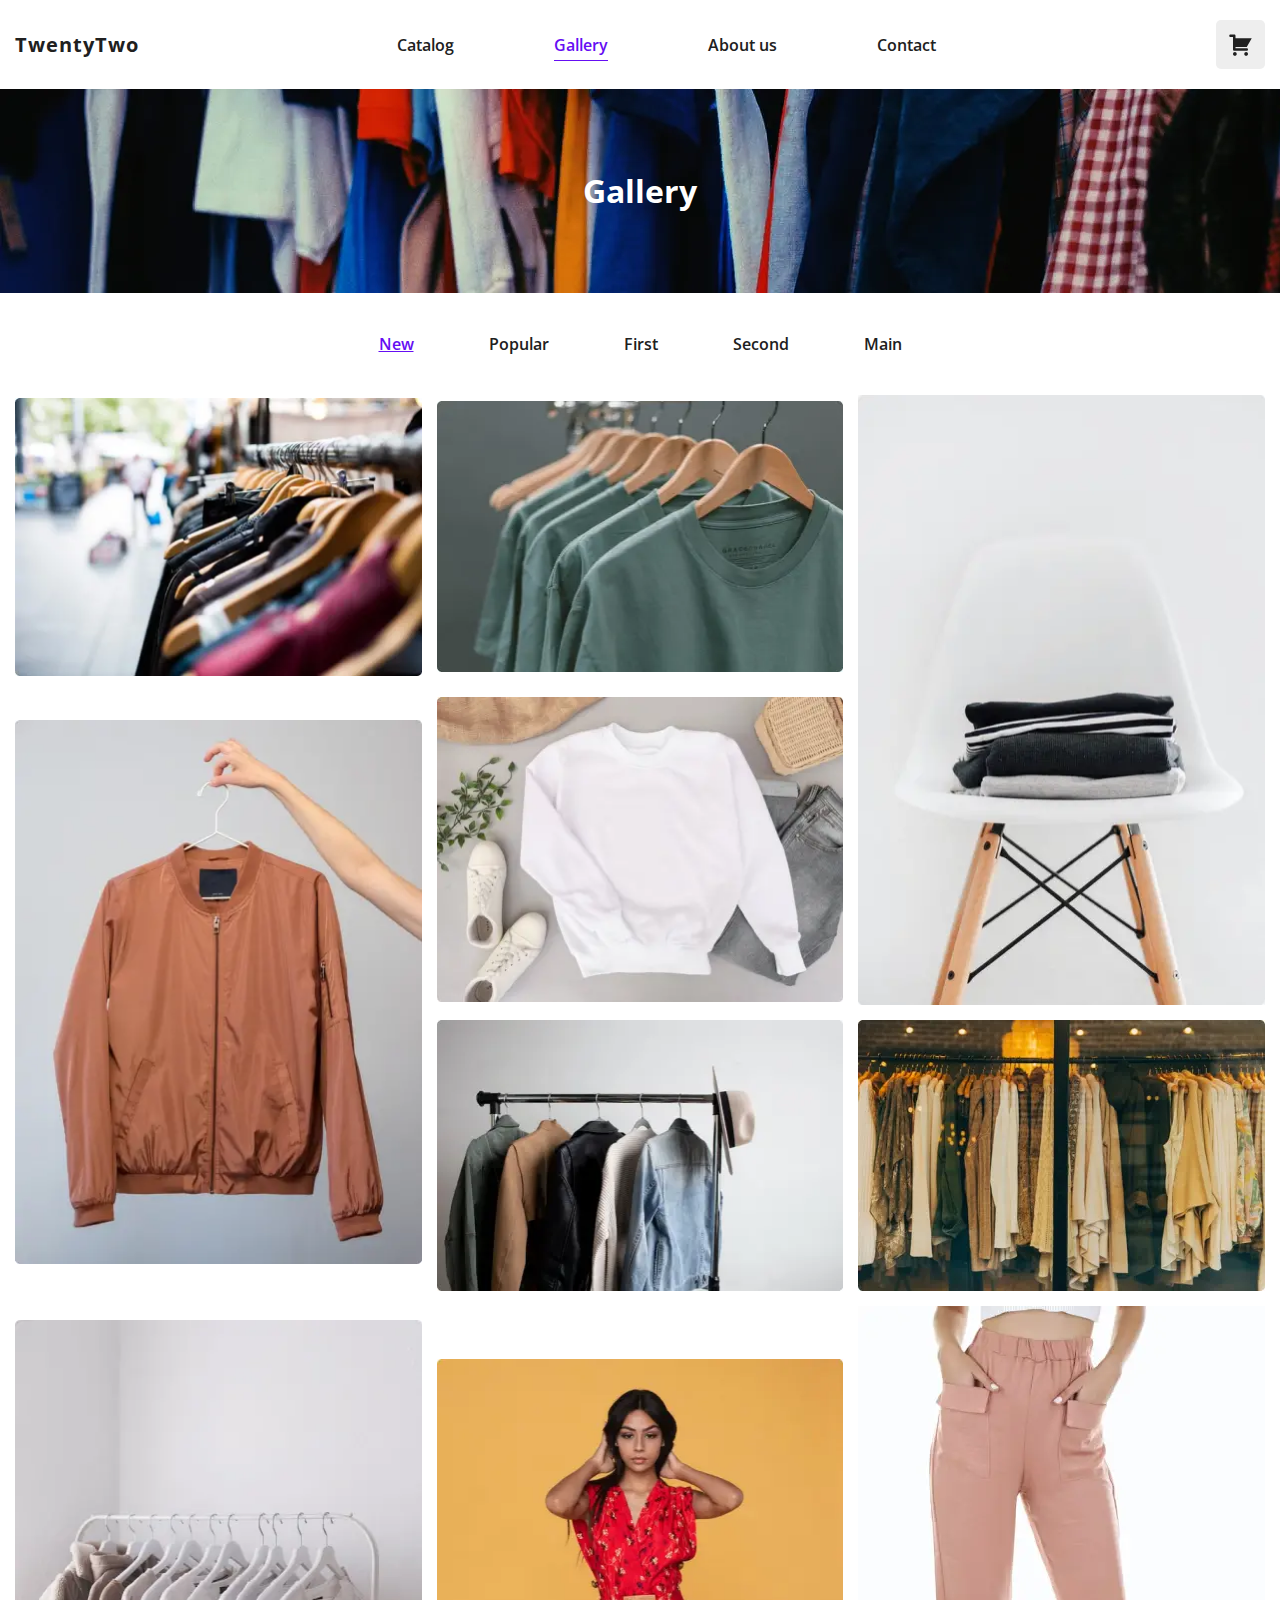
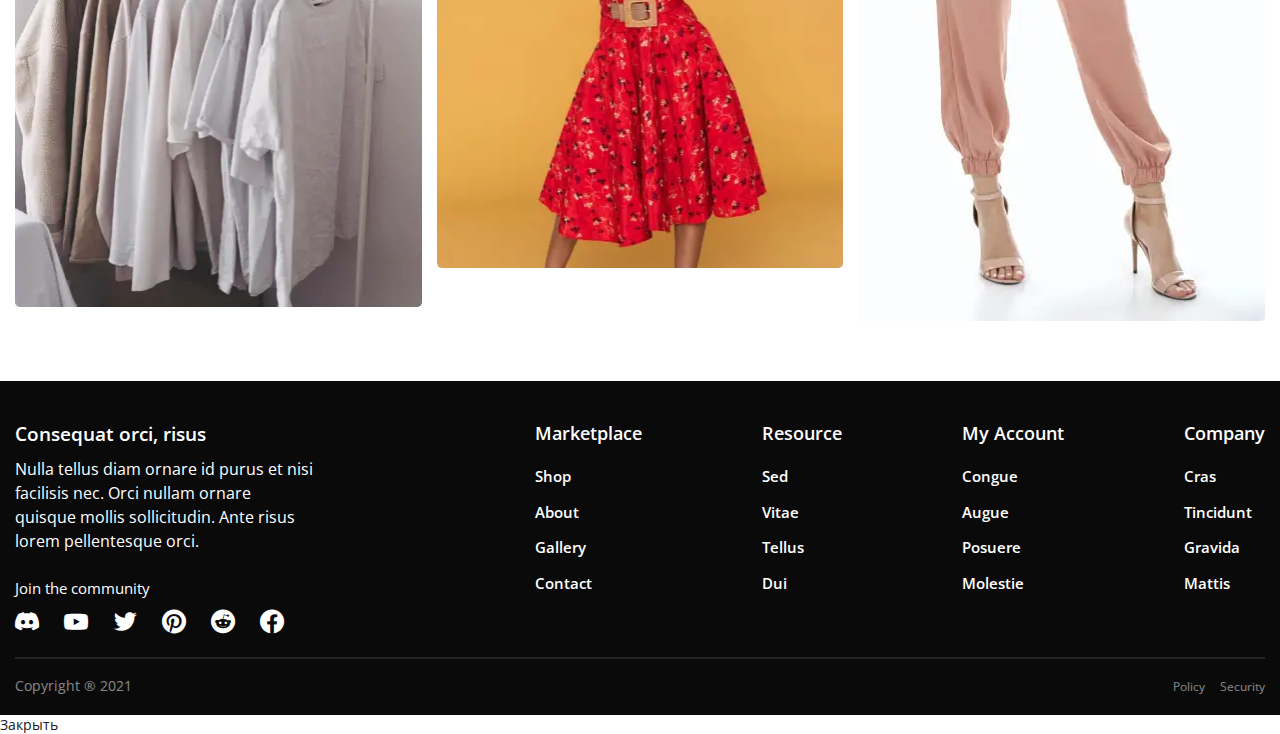
<file: gallery.html>
<!DOCTYPE html>
<html lang="zxx">

<head>
	<title>Gallery</title>
	<meta charset="UTF-8">
	<meta name="format-detection" content="telephone=no">
	<!-- <style>body{opacity: 0;}</style> -->
	<link rel="stylesheet" href="css/style.min.css?_v=20220427144758">
	<link rel="shortcut icon" href="favicon.ico">
	<!-- <meta name="robots" content="noindex, nofollow"> -->
	<meta name="viewport" content="width=device-width, initial-scale=1.0">
	<script>
		// Initialize and add the map
		function initMap() {
			// The location of Uluru
			const market = {
				lat: 55.74683311290627,
				lng: 37.569501618662024
			};
			// The map, centered at Uluru
			const map = new google.maps.Map(document.getElementById("map"), {
				zoom: 14,
				center: market,
				mapId: '61d214b08c7a91f5',
				mapTypeControl: false,
				streetViewControl: false,
				fullscreenControl: false,

			});


			// The marker, positioned at Uluru
			const marker = new google.maps.Marker({
				position: market,
				map,
				animation: google.maps.Animation.DROP,
				icon: 'img/icons/marker.svg',
				title: "Click to zoom",

			});
			marker.addListener("click", toggleBounce);

			function toggleBounce() {
				if (marker.getAnimation() !== null) {
					marker.setAnimation(null);
				} else {
					marker.setAnimation(google.maps.Animation.BOUNCE);
				}
			}
			map.addListener("center_changed", () => {
				// 3 seconds after the center of the map has changed, pan back to the
				// marker.
				window.setTimeout(() => {
					map.panTo(marker.getPosition());
				}, 3000);
			});
			marker.addListener("click", () => {
				map.setZoom(18);
				map.setCenter(marker.getPosition());
			});



		}
	</script>
</head>

<body>
	<div class="wrapper">
		<header class="header" data-scroll-show>
			<div class="header__container">
				<a href="home.html" class="header__logo">TwentyTwo</a>
				<div class="header__nav">
					<div class="header__menu menu">
						<button type="button" class="menu__icon icon-menu"><span></span></button>
						<nav class="menu__body">
							<ul class="menu__list">
								<li class="menu__item"><a href="catalog.html" class="menu__link">Catalog</a></li>
								<li class="menu__item"><a href="gallery.html" class="menu__link">Gallery</a></li>
								<li class="menu__item"><a href="about.html" class="menu__link">About us</a></li>
								<li class="menu__item"><a href="contact.html" class="menu__link">Contact</a></li>
							</ul>
						</nav>
					</div>
					<div class="header__cart cart">
						<span class="cart__quantity"></span>
						<button type="button" class="cart__icon">
							<img src="img/icons/cart.svg" alt="cart">
						</button>
						<div class="cart__body">
							<button type="button" class="cart__close">
								<img src="img/icons/close.svg" alt="close cart">
							</button>
							<div class="cart__title">
								<div class="cart__bag">
									<span class="cart__icon-bag"></span>
								</div>
								Your Cart
							</div>
							<div class="cart__items">

							</div>
							<div class="cart__total-label">subtotal: <span class="cart__total-price"></span></div>
							<div class="cart__button button">Checkout</div>
						</div>
					</div>

				</div>
			</div>
		</header>
		<main class="page">
			<section class="page-title">
				<div class="page-title__container page-title__container_wide ">
					<div class="page-title__image">
						<picture><source srcset="img/page-title/image.webp" type="image/webp"><img src="img/page-title/image.jpg" alt="clothes"></picture>
					</div>
					<h1 class="page-title__title title title_white">Gallery</h1>
				</div>
			</section>
			<div class="gallery">
				<div class="gallery__container">

					<div data-tabs data-tabs-animate class="gallery__tabs">
						<nav data-tabs-titles class="gallery__navigation">
							<button type="submit" class="gallery__title _tab-active">New</button>
							<button type="submit" class="gallery__title">Popular</button>
							<button type="submit" class="gallery__title">First</button>
							<button type="submit" class="gallery__title">Second</button>
							<button type="submit" class="gallery__title">Main</button>
						</nav>
						<div data-tabs-body class="gallery__content">
							<div class="gallery__body">
								<div data-gallery class="gallery__images">
									<a href="img/page-gallery/1full.jpg" class="gallery__image gallery__image_1">
										<picture><source srcset="img/page-gallery/1.webp" type="image/webp"><img src="img/page-gallery/1.jpg" alt="clothes"></picture>
									</a>
									<a href="img/page-gallery/2full.jpg" class="gallery__image gallery__image_2">
										<picture><source srcset="img/page-gallery/2.webp" type="image/webp"><img src="img/page-gallery/2.jpg" alt="clothes"></picture>
									</a>
									<a href="img/page-gallery/3full.jpg" class="gallery__image gallery__image_3">
										<picture><source srcset="img/page-gallery/3.webp" type="image/webp"><img src="img/page-gallery/3.jpg" alt="clothes"></picture>
									</a>
									<a href="img/page-gallery/4full.jpg" class="gallery__image gallery__image_4">
										<picture><source srcset="img/page-gallery/4.webp" type="image/webp"><img src="img/page-gallery/4.jpg" alt="clothes"></picture>
									</a>
									<a href="img/page-gallery/5full.jpg" class="gallery__image gallery__image_5">
										<picture><source srcset="img/page-gallery/5.webp" type="image/webp"><img src="img/page-gallery/5.jpg" alt="clothes"></picture>
									</a>
									<a href="img/page-gallery/6full.jpg" class="gallery__image gallery__image_6">
										<picture><source srcset="img/page-gallery/6.webp" type="image/webp"><img src="img/page-gallery/6.jpg" alt="clothes"></picture>
									</a>
									<a href="img/page-gallery/7full.jpg" class="gallery__image gallery__image_7">
										<picture><source srcset="img/page-gallery/7.webp" type="image/webp"><img src="img/page-gallery/7.jpg" alt="clothes"></picture>
									</a>
									<a href="img/page-gallery/8full.jpg" class="gallery__image gallery__image_8">
										<picture><source srcset="img/page-gallery/8.webp" type="image/webp"><img src="img/page-gallery/8.jpg" alt="clothes"></picture>
									</a>
									<a href="img/page-gallery/9full.jpg" class="gallery__image gallery__image_9">
										<picture><source srcset="img/page-gallery/9.webp" type="image/webp"><img src="img/page-gallery/9.jpg" alt="clothes"></picture>
									</a>
									<a href="img/page-gallery/10full.jpg" class="gallery__image gallery__image_10">
										<picture><source srcset="img/page-gallery/10.webp" type="image/webp"><img src="img/page-gallery/10.jpg" alt="clothes"></picture>
									</a>
								</div>
							</div>


							<div class="gallery__body">
								<div data-gallery class="gallery__images">

									<a href="img/page-gallery/4full.jpg" class="gallery__image gallery__image_4">
										<picture><source srcset="img/page-gallery/4.webp" type="image/webp"><img src="img/page-gallery/4.jpg" alt="clothes"></picture>
									</a>
									<a href="img/page-gallery/5full.jpg" class="gallery__image gallery__image_5">
										<picture><source srcset="img/page-gallery/5.webp" type="image/webp"><img src="img/page-gallery/5.jpg" alt="clothes"></picture>
									</a>
									<a href="img/page-gallery/1full.jpg" class="gallery__image gallery__image_1">
										<picture><source srcset="img/page-gallery/1.webp" type="image/webp"><img src="img/page-gallery/1.jpg" alt="clothes"></picture>
									</a>
									<a href="img/page-gallery/2full.jpg" class="gallery__image gallery__image_2">
										<picture><source srcset="img/page-gallery/2.webp" type="image/webp"><img src="img/page-gallery/2.jpg" alt="clothes"></picture>
									</a>
									<a href="img/page-gallery/3full.jpg" class="gallery__image gallery__image_3">
										<picture><source srcset="img/page-gallery/3.webp" type="image/webp"><img src="img/page-gallery/3.jpg" alt="clothes"></picture>
									</a>
									<a href="img/page-gallery/10full.jpg" class="gallery__image gallery__image_10">
										<picture><source srcset="img/page-gallery/10.webp" type="image/webp"><img src="img/page-gallery/10.jpg" alt="clothes"></picture>
									</a>
									<a href="img/page-gallery/8full.jpg" class="gallery__image gallery__image_8">
										<picture><source srcset="img/page-gallery/8.webp" type="image/webp"><img src="img/page-gallery/8.jpg" alt="clothes"></picture>
									</a>


								</div>
							</div>
							<div class="gallery__body">
								<div data-gallery class="gallery__images">

									<a href="img/page-gallery/6full.jpg" class="gallery__image gallery__image_6">
										<picture><source srcset="img/page-gallery/6.webp" type="image/webp"><img src="img/page-gallery/6.jpg" alt="clothes"></picture>
									</a>
									<a href="img/page-gallery/7full.jpg" class="gallery__image gallery__image_7">
										<picture><source srcset="img/page-gallery/7.webp" type="image/webp"><img src="img/page-gallery/7.jpg" alt="clothes"></picture>
									</a>
									<a href="img/page-gallery/8full.jpg" class="gallery__image gallery__image_8">
										<picture><source srcset="img/page-gallery/8.webp" type="image/webp"><img src="img/page-gallery/8.jpg" alt="clothes"></picture>
									</a>

									<a href="img/page-gallery/3full.jpg" class="gallery__image gallery__image_3">
										<picture><source srcset="img/page-gallery/3.webp" type="image/webp"><img src="img/page-gallery/3.jpg" alt="clothes"></picture>
									</a>
									<a href="img/page-gallery/4full.jpg" class="gallery__image gallery__image_4">
										<picture><source srcset="img/page-gallery/4.webp" type="image/webp"><img src="img/page-gallery/4.jpg" alt="clothes"></picture>
									</a>
									<a href="img/page-gallery/5full.jpg" class="gallery__image gallery__image_5">
										<picture><source srcset="img/page-gallery/5.webp" type="image/webp"><img src="img/page-gallery/5.jpg" alt="clothes"></picture>
									</a>
								</div>
							</div>
							<div class="gallery__body">
								<div data-gallery class="gallery__images">
									<a href="img/page-gallery/5full.jpg" class="gallery__image gallery__image_5">
										<picture><source srcset="img/page-gallery/5.webp" type="image/webp"><img src="img/page-gallery/5.jpg" alt="clothes"></picture>
									</a>
									<a href="img/page-gallery/6full.jpg" class="gallery__image gallery__image_6">
										<picture><source srcset="img/page-gallery/6.webp" type="image/webp"><img src="img/page-gallery/6.jpg" alt="clothes"></picture>
									</a>
									<a href="img/page-gallery/7full.jpg" class="gallery__image gallery__image_7">
										<picture><source srcset="img/page-gallery/7.webp" type="image/webp"><img src="img/page-gallery/7.jpg" alt="clothes"></picture>
									</a>

								</div>
							</div>
							<div class="gallery__body">
								<div data-gallery class="gallery__images">

									<a href="img/page-gallery/6full.jpg" class="gallery__image gallery__image_6">
										<picture><source srcset="img/page-gallery/6.webp" type="image/webp"><img src="img/page-gallery/6.jpg" alt="clothes"></picture>
									</a>
									<a href="img/page-gallery/3full.jpg" class="gallery__image gallery__image_3">
										<picture><source srcset="img/page-gallery/3.webp" type="image/webp"><img src="img/page-gallery/3.jpg" alt="clothes"></picture>
									</a>
									<a href="img/page-gallery/4full.jpg" class="gallery__image gallery__image_4">
										<picture><source srcset="img/page-gallery/4.webp" type="image/webp"><img src="img/page-gallery/4.jpg" alt="clothes"></picture>
									</a>
									<a href="img/page-gallery/5full.jpg" class="gallery__image gallery__image_5">
										<picture><source srcset="img/page-gallery/5.webp" type="image/webp"><img src="img/page-gallery/5.jpg" alt="clothes"></picture>
									</a>
									<a href="img/page-gallery/7full.jpg" class="gallery__image gallery__image_7">
										<picture><source srcset="img/page-gallery/7.webp" type="image/webp"><img src="img/page-gallery/7.jpg" alt="clothes"></picture>
									</a>
									<a href="img/page-gallery/8full.jpg" class="gallery__image gallery__image_8">
										<picture><source srcset="img/page-gallery/8.webp" type="image/webp"><img src="img/page-gallery/8.jpg" alt="clothes"></picture>
									</a>


								</div>
							</div>

						</div>
					</div>

				</div>
			</div>
		</main>
		<footer class="footer">
			<div class="footer__container">
				<div class="footer__body">
					<div class="footer__titles">
						<h2 class="footer__title">Consequat orci, risus</h2>
						<div class="footer__text">Nulla tellus diam ornare id purus et nisi facilisis nec. Orci nullam ornare
							quisque
							mollis sollicitudin. Ante risus lorem pellentesque orci.</div>
						<div class="footer__social" data-da=".footer__body,767.8">
							<h3 class="footer__label-links">Join the community</h3>
							<div class="footer__links">
								<a href="#/" class="_icon-discord"></a>
								<a href="#/" class="_icon-youtube"></a>
								<a href="#/" class="_icon-twitter"></a>
								<a href="#/" class="_icon-pinterest"></a>
								<a href="#/" class="_icon-reddit"></a>
								<a href="#/" class="_icon-facebook"></a>
							</div>
						</div>
					</div>
					<div data-spollers="767.8,max" data-one-spoller class="footer__nav">
						<div class="footer__menu">
							<button type="button" data-spoller class="footer__label">Marketplace</button>

							<ul class="footer__list">
								<li class="footer__item">
									<a href="#/" class="footer__link footer-link ">Shop</a>
								</li>
								<li class="footer__item">
									<a href="#/" class="footer__link footer-link">About</a>
								</li>
								<li class="footer__item">
									<a href="#/" class="footer__link footer-link">Gallery</a>
								</li>
								<li class="footer__item">
									<a href="#/" class="footer__link footer-link">Contact</a>
								</li>
							</ul>

						</div>
						<div class="footer__menu">
							<button type="button" data-spoller class="footer__label">Resource</button>
							<ul class="footer__list">
								<li class="footer__item">
									<a href="#/" class="footer__link footer-link">Sed</a>
								</li>
								<li class="footer__item">
									<a href="#/" class="footer__link footer-link">Vitae</a>
								</li>
								<li class="footer__item">
									<a href="#/" class="footer__link footer-link">Tellus</a>
								</li>
								<li class="footer__item">
									<a href="#/" class="footer__link footer-link">Dui</a>
								</li>
							</ul>
						</div>
						<div class="footer__menu">
							<button type="button" data-spoller class="footer__label">My Account</button>

							<ul class="footer__list">
								<li class="footer__item">
									<a href="#/" class="footer__link footer-link">Congue</a>
								</li>
								<li class="footer__item">
									<a href="#/" class="footer__link footer-link">Augue</a>
								</li>
								<li class="footer__item">
									<a href="#/" class="footer__link footer-link">Posuere</a>
								</li>
								<li class="footer__item">
									<a href="#/" class="footer__link footer-link">Molestie</a>
								</li>
							</ul>

						</div>
						<div class="footer__menu">
							<button type="button" data-spoller class="footer__label">Company</button>
							<ul class="footer__list">
								<li class="footer__item">
									<a href="#/" class="footer__link footer-link">Cras</a>
								</li>
								<li class="footer__item">
									<a href="#/" class="footer__link footer-link">Tincidunt</a>
								</li>
								<li class="footer__item">
									<a href="#/" class="footer__link footer-link">Gravida</a>
								</li>
								<li class="footer__item">
									<a href="#/" class="footer__link footer-link">Mattis</a>
								</li>
							</ul>
						</div>
					</div>
				</div>
				<div class="footer__bottom">
					<p class="footer__copyright">Copyright ® 2021</p>
					<div class="footer__info">
						<a href="#/" class="footer__link footer-link">Policy</a>
						<a href="#/" class="footer__link footer-link">Security</a>
					</div>
				</div>
			</div>
		</footer>
	</div>
	<div id="popup" aria-hidden="true" class="popup">
		<div class="popup__wrapper">
			<div class="popup__content">
				<button data-close type="button" class="popup__close">Закрыть</button>
				<div class="popup__text">
				</div>
			</div>
		</div>
	</div>
	<script src="js/app.min.js?_v=20220427144758"></script>

</body>

</html>
</file>
<file: css/style.min.css>
@charset "UTF-8";@import url(https://fonts.googleapis.com/css?family=Open+Sans:300,regular,600,700&display=swap);@import url(https://fonts.googleapis.com/css?family=Roboto:regular&display=swap);@font-face{font-family:icons;font-display:swap;src:url(../fonts/icons.woff2) format("woff2"),url(../fonts/icons.woff) format("woff");font-weight:400;font-style:normal}[class*=_icon-]:before{font-family:icons;font-style:normal;font-weight:400;font-variant:normal;text-transform:none;line-height:1;-webkit-font-smoothing:antialiased;-moz-osx-font-smoothing:grayscale}[class*=_icon-]:before{display:block}._icon-heart:before{content:"\e90a"}._icon-discord:before{content:"\e900"}._icon-facebook-small:before{content:"\e901"}._icon-facebook:before{content:"\e902"}._icon-instagram:before{content:"\e903"}._icon-pinterest:before{content:"\e904"}._icon-reddit:before{content:"\e905"}._icon-telegram:before{content:"\e906"}._icon-twitter:before{content:"\e907"}._icon-vk:before{content:"\e908"}._icon-youtube:before{content:"\e909"}*{padding:0;margin:0;border:0}*,:after,:before{-webkit-box-sizing:border-box;box-sizing:border-box}body,html{height:100%;min-width:320px}body{color:#202020;line-height:1;font-family:"Open Sans";font-size:.875rem;-ms-text-size-adjust:100%;-moz-text-size-adjust:100%;-webkit-text-size-adjust:100%;-webkit-font-smoothing:antialiased;-moz-osx-font-smoothing:grayscale}button,input,textarea{font-family:"Open Sans";font-size:inherit}button{cursor:pointer;color:inherit;background-color:inherit}a{color:inherit}a:link,a:visited{text-decoration:none}a:hover{text-decoration:none}ul li{list-style:none}img{vertical-align:top}h1,h2,h3,h4,h5,h6{font-weight:inherit;font-size:inherit}body{padding-right:0!important}.wrapper{min-height:100%;display:-webkit-box;display:-ms-flexbox;display:flex;-webkit-box-orient:vertical;-webkit-box-direction:normal;-ms-flex-direction:column;flex-direction:column;overflow:hidden}.wrapper img{pointer-events:none}.wrapper>main{-webkit-box-flex:1;-ms-flex:1 1 auto;flex:1 1 auto}.wrapper>*{min-width:0}[class*=__container]{max-width:78.125rem;-webkit-box-sizing:content-box;box-sizing:content-box;margin:0 auto;padding:0 .9375rem}[class*=__container_wide]{max-width:85rem}.select{position:relative}.select__body{position:relative}.select__title{color:inherit;text-align:left;border:1px solid #d9d9d9;background-color:#fff;cursor:pointer;width:100%;border-radius:4px}.select__value{display:-webkit-box;display:-ms-flexbox;display:flex;-webkit-box-align:center;-ms-flex-align:center;align-items:center;height:30px;font-weight:600;font-size:22px;line-height:1.3636363636;color:#202020;padding:5px 15px;-webkit-box-pack:justify;-ms-flex-pack:justify;justify-content:space-between;-webkit-box-orient:horizontal;-webkit-box-direction:reverse;-ms-flex-direction:row-reverse;flex-direction:row-reverse}.select__value:before{content:"";-ms-flex-item-align:stretch;-ms-grid-row-align:stretch;align-self:stretch;-webkit-box-flex:0;-ms-flex:0 0 25px;flex:0 0 25px;-webkit-transition:all .3s ease 0s;-o-transition:all .3s ease 0s;transition:all .3s ease 0s;display:-webkit-box;display:-ms-flexbox;display:flex;-webkit-box-pack:center;-ms-flex-pack:center;justify-content:center;-webkit-box-align:center;-ms-flex-align:center;align-items:center;background:url(../img/icons/arrow-size.svg) center no-repeat}._select-open .select__value:before{-webkit-transform:rotate(-180deg);-ms-transform:rotate(-180deg);transform:rotate(-180deg)}.select__text{-webkit-box-flex:1;-ms-flex:1 1 auto;flex:1 1 auto}.select__input{width:100%;background-color:transparent;height:100%}.select__options{color:#000;position:absolute;top:29px;border-radius:0 0 4px 4px;min-width:100%;left:0;background-color:#fff;border-top:0;border:1px solid #d9d9d9;border-top:0;padding:10px 0 5px 0}.select__scroll{overflow-y:auto;overflow-x:hidden;max-height:200px}.select__option{width:100%;display:block;text-align:left;font-size:18px;cursor:pointer;padding:5px 15px;color:inherit}.select__option._select-selected{background-color:#eee}.select__row{display:-webkit-inline-box;display:-ms-inline-flexbox;display:inline-flex;-webkit-box-align:center;-ms-flex-align:center;align-items:center}.select._select-open{z-index:5}._select-tag{cursor:pointer}.quantity{width:88px;height:30px;display:-webkit-box;display:-ms-flexbox;display:flex;border:1px solid rgba(166,166,166,.45)}.quantity__button{-webkit-box-flex:0;-ms-flex:0 0 30px;flex:0 0 30px;position:relative;cursor:pointer}.quantity__button::after,.quantity__button::before{content:"";position:absolute;top:50%;left:50%;-webkit-transition:all .3s ease 0s;-o-transition:all .3s ease 0s;transition:all .3s ease 0s;margin:0 0 0 -4.5px;background-color:#a6a6a6;width:9px;height:1px}.quantity__button_plus::before{-webkit-transform:rotate(-90deg);-ms-transform:rotate(-90deg);transform:rotate(-90deg)}.quantity__input{-webkit-box-flex:1;-ms-flex:1 1 auto;flex:1 1 auto}.quantity__input input{height:100%;font-size:14px;width:100%;text-align:center}[data-showmore-button] span:last-child{display:none}._showmore-active [data-showmore-button] span{display:none}._showmore-active [data-showmore-button] span:last-child{display:block}[class*=-ibg]{position:relative}[class*=-ibg] img{position:absolute;width:100%;height:100%;top:0;left:0;-o-object-fit:cover;object-fit:cover}[class*=-ibg_contain] img{-o-object-fit:contain;object-fit:contain}.page{-webkit-transition:-webkit-transform .2s ease 0s;transition:-webkit-transform .2s ease 0s;-o-transition:transform .2s ease 0s;transition:transform .2s ease 0s;transition:transform .2s ease 0s,-webkit-transform .2s ease 0s}.page::after{content:"";background-color:rgba(0,0,0,.5);position:fixed;width:100%;height:100%;top:0;left:0;opacity:0;pointer-events:none;-webkit-transition:opacity .3s ease 0s;-o-transition:opacity .3s ease 0s;transition:opacity .3s ease 0s;z-index:1}.cart-open .page{pointer-events:none}.cart-open .page::after{opacity:1}.page-title{padding-bottom:2.5rem}.page-title__container{position:relative;padding:0}.page-title__image img{pointer-events:none;min-height:100%;-o-object-position:center;object-position:center}.page-title__title{position:absolute;top:50%;left:50%;-webkit-transform:translate(-50%,-50%);-ms-transform:translate(-50%,-50%);transform:translate(-50%,-50%);pointer-events:none}.footer-link{position:relative}.footer-link::before{content:"";position:absolute;bottom:-5px;left:0;width:100%;height:1px;background-color:#fff;-webkit-transform:scale(0);-ms-transform:scale(0);transform:scale(0);-webkit-transition:-webkit-transform .3s ease 0s;transition:-webkit-transform .3s ease 0s;-o-transition:transform .3s ease 0s;transition:transform .3s ease 0s;transition:transform .3s ease 0s,-webkit-transform .3s ease 0s}.footer-link:hover::before{-webkit-transform:scale(1);-ms-transform:scale(1);transform:scale(1)}.button{min-width:8.4375rem;display:inline-block;padding:10px 5px;border-radius:5px;color:#fff;font-weight:600;font-size:16px;line-height:1.375;text-align:center;background-size:300% 100%;moz-transition:background-position .4s ease-in-out;-o-transition:background-position .4s ease-in-out;-webkit-transition:background-position .4s ease-in-out;transition:background-position .4s ease-in-out;background-image:-webkit-gradient(linear,left top,right top,from(#667eea),color-stop(#764ba2),color-stop(#6b8dd6),to(#8e37d7));background-image:-o-linear-gradient(left,#667eea,#764ba2,#6b8dd6,#8e37d7);background-image:linear-gradient(to right,#667eea,#764ba2,#6b8dd6,#8e37d7);-webkit-box-shadow:0 4px 15px 0 rgba(116,79,168,.75);box-shadow:0 4px 15px 0 rgba(116,79,168,.75)}.button:active{position:relative;top:3px}.button_black{background-image:-webkit-gradient(linear,left top,right top,from(#797979),color-stop(#0c0c0c),color-stop(#474646),to(#353535));background-image:-o-linear-gradient(left,#797979,#0c0c0c,#474646,#353535);background-image:linear-gradient(to right,#797979,#0c0c0c,#474646,#353535);-webkit-box-shadow:0 4px 15px 0 rgba(89,89,90,.75);box-shadow:0 4px 15px 0 rgba(89,89,90,.75)}.button._hold{pointer-events:none;opacity:.4}.title{font-weight:700;line-height:1.375;text-align:center}.title_white{color:#fff}.header{padding:20px 0}.header__container{display:-webkit-box;display:-ms-flexbox;display:flex;-webkit-box-pack:justify;-ms-flex-pack:justify;justify-content:space-between;-webkit-box-align:center;-ms-flex-align:center;align-items:center}.header__logo{font-weight:700;line-height:27px;letter-spacing:.05em}.header__nav{display:-webkit-box;display:-ms-flexbox;display:flex;-webkit-box-align:center;-ms-flex-align:center;align-items:center}.cart{position:relative}.cart .cart__quantity{display:none}.cart.active .cart__quantity{display:block;position:absolute;top:-5px;left:-5px;color:#fff;font-size:17px;-webkit-transform:translate(-8px,-5px);-ms-transform:translate(-8px,-5px);transform:translate(-8px,-5px);background-color:#650ef3;width:25px;height:25px;z-index:5;border-radius:50%;display:-webkit-box;display:-ms-flexbox;display:flex;-webkit-box-pack:center;-ms-flex-pack:center;justify-content:center;-webkit-box-align:center;-ms-flex-align:center;align-items:center}.cart__icon{position:relative;z-index:3;width:49px;height:49px;background:#eee;border-radius:5px}.cart-open .cart__icon{z-index:0}.cart__icon img{-webkit-transition:-webkit-transform .3s ease 0s;transition:-webkit-transform .3s ease 0s;-o-transition:transform .3s ease 0s;transition:transform .3s ease 0s;transition:transform .3s ease 0s,-webkit-transform .3s ease 0s}.cart__body{position:absolute;top:-100%;right:0;background-color:#fff;width:500px;padding:40px 20px 20px;display:-webkit-box;display:-ms-flexbox;display:flex;-webkit-box-orient:vertical;-webkit-box-direction:normal;-ms-flex-direction:column;flex-direction:column;-webkit-transition:top .3s ease 0s;-o-transition:top .3s ease 0s;transition:top .3s ease 0s;border-radius:10px;opacity:0;visibility:hidden}.cart-open .cart__body{top:-10px;opacity:1;z-index:5;visibility:visible}.cart__close{position:absolute;right:25px;top:40px}.cart__title{text-align:center;font-weight:300;font-size:18px;line-height:1.3888888889;letter-spacing:.15em;text-transform:uppercase;display:-webkit-box;display:-ms-flexbox;display:flex;-webkit-box-pack:center;-ms-flex-pack:center;justify-content:center;-webkit-column-gap:.625rem;-moz-column-gap:.625rem;column-gap:.625rem;-webkit-box-align:center;-ms-flex-align:center;align-items:center}.cart__title:not(:last-child){margin-bottom:2.5rem}.cart__bag{width:40px;height:40px;font-size:14px;background:url(../img/icons/shopping-bag.svg) 0 0/cover no-repeat;display:-webkit-box;display:-ms-flexbox;display:flex;-webkit-box-pack:center;-ms-flex-pack:center;justify-content:center;-webkit-box-align:center;-ms-flex-align:center;align-items:center;-webkit-user-select:none;-moz-user-select:none;-ms-user-select:none;user-select:none}.cart__bag span{position:relative;top:6px;left:1px}.cart__items{-webkit-box-flex:1;-ms-flex:1 1 auto;flex:1 1 auto;display:-webkit-box;display:-ms-flexbox;display:flex;-webkit-box-orient:vertical;-webkit-box-direction:normal;-ms-flex-direction:column;flex-direction:column;overflow:auto}.cart__item{display:-webkit-box;display:-ms-flexbox;display:flex;-webkit-box-align:center;-ms-flex-align:center;align-items:center;-webkit-column-gap:1.875rem;-moz-column-gap:1.875rem;column-gap:1.875rem}.cart__total-label{font-weight:300;text-align:center;letter-spacing:.15em;text-transform:uppercase;font-size:18px;line-height:1.3888888889;color:#202020}.cart__total-label:not(:last-child){margin-bottom:.625rem}.cart__total-price{font-weight:400;color:#202020}.item-cart{padding:15px 0;font-size:15px;border-bottom:1px solid #eee;display:-webkit-box;display:-ms-flexbox;display:flex;-webkit-box-align:center;-ms-flex-align:center;align-items:center}.item-cart:first-child{border-top:1px solid #eee}.item-cart__image{-webkit-box-flex:0;-ms-flex:0 1 95px;flex:0 1 95px}.item-cart__image img{width:100%;height:100%;-o-object-fit:cover;object-fit:cover}.item-cart__info{-webkit-box-flex:1;-ms-flex:1 1 auto;flex:1 1 auto;display:-webkit-box;display:-ms-flexbox;display:flex;-webkit-box-orient:vertical;-webkit-box-direction:normal;-ms-flex-direction:column;flex-direction:column;row-gap:.625rem}.item-cart__name{font-weight:700}.item-cart__counter-wrapper{-ms-flex-item-align:start;-ms-grid-row-align:start;align-self:start;padding:5px 10px;font-size:17px;display:-webkit-inline-box;display:-ms-inline-flexbox;display:inline-flex;-webkit-box-align:center;-ms-flex-align:center;align-items:center;font-size:20px;-webkit-column-gap:.9375rem;-moz-column-gap:.9375rem;column-gap:.9375rem;border:1px solid #d9d9d9;border-radius:4px}.item-cart__counter-wrapper:not(:last-child){margin-bottom:1.25rem}.item-cart__control{cursor:pointer}.item-cart__current{pointer-events:none}.menu__list{display:-webkit-box;display:-ms-flexbox;display:flex}.menu__link{font-weight:600;font-size:16px;line-height:1.375;position:relative}.menu__link::before{content:"";position:absolute;bottom:-5px;left:0;width:100%;height:1px;background-color:#202020;-webkit-transform:scale(0);-ms-transform:scale(0);transform:scale(0);-webkit-transition:-webkit-transform .3s ease 0s;transition:-webkit-transform .3s ease 0s;-o-transition:transform .3s ease 0s;transition:transform .3s ease 0s;transition:transform .3s ease 0s,-webkit-transform .3s ease 0s}.menu__link._active-link{color:#650ef3}.menu__link._active-link::before{-webkit-transform:scale(1);-ms-transform:scale(1);transform:scale(1);background-color:#650ef3}.icon-menu{display:none}.footer{background:#0a0a0a;color:#fff}.footer__body{display:-webkit-box;display:-ms-flexbox;display:flex;-webkit-box-pack:justify;-ms-flex-pack:justify;justify-content:space-between;padding:40px 0 25px;position:relative}.footer__body::after{content:"";position:absolute;width:100%;bottom:0;left:0;height:2px;background-color:#232323}.footer__titles{-webkit-box-flex:0;-ms-flex:0 1 300px;flex:0 1 300px}.footer__title{font-weight:600;font-size:19px;line-height:1.3684210526}.footer__title:not(:last-child){margin-bottom:.625rem}.footer__text{line-height:1.5;margin-bottom:1.5625rem}.footer__social{font-size:15px;line-height:1.3333333333}.footer__label-links:not(:last-child){margin-bottom:.75rem}.footer__links{display:-webkit-box;display:-ms-flexbox;display:flex;-webkit-column-gap:1.5625rem;-moz-column-gap:1.5625rem;column-gap:1.5625rem;font-size:24px}.footer__links a{-webkit-transition:-webkit-transform .3s ease 0s;transition:-webkit-transform .3s ease 0s;-o-transition:transform .3s ease 0s;transition:transform .3s ease 0s;transition:transform .3s ease 0s,-webkit-transform .3s ease 0s}.footer__links a:hover{-webkit-transform:scale(1.2);-ms-transform:scale(1.2);transform:scale(1.2)}.footer__nav{display:-webkit-box;display:-ms-flexbox;display:flex;-ms-flex-item-align:start;-ms-grid-row-align:start;align-self:start;row-gap:1.875rem}.footer__menu{font-weight:600;line-height:1.3888888889}.footer__label{font-weight:600;font-size:18px;line-height:1.3888888889;width:100%;display:-webkit-box;display:-ms-flexbox;display:flex;-webkit-box-align:center;-ms-flex-align:center;align-items:center;-webkit-box-pack:justify;-ms-flex-pack:justify;justify-content:space-between}.footer__label._spoller-active::after{-webkit-transform:rotate(180deg);-ms-transform:rotate(180deg);transform:rotate(180deg)}.footer__list{margin:1.25rem 0 0 0;font-size:.9375rem}.footer__item:not(:last-child){margin-bottom:.9375rem}.footer__bottom{padding:20px 0;display:-webkit-box;display:-ms-flexbox;display:flex;-webkit-box-pack:justify;-ms-flex-pack:justify;justify-content:space-between;opacity:.5}.footer__info{display:-webkit-box;display:-ms-flexbox;display:flex;-webkit-column-gap:.9375rem;-moz-column-gap:.9375rem;column-gap:.9375rem;font-size:12px;line-height:1.3333333333}.main-block__top{display:-webkit-box;display:-ms-flexbox;display:flex;-webkit-box-align:center;-ms-flex-align:center;align-items:center;-webkit-box-pack:justify;-ms-flex-pack:justify;justify-content:space-between;position:relative}.main-block__text{-webkit-box-flex:0;-ms-flex:0 1 46.8%;flex:0 1 46.8%}.main-block__title{font-weight:600;line-height:1.1785714286}.main-block__title:not(:last-child){margin-bottom:.9375rem}.main-block__image{-webkit-box-flex:0;-ms-flex:0 1 53.2%;flex:0 1 53.2%}.main-block__image img{width:100%;height:100%}.main-block__bottom{display:-webkit-box;display:-ms-flexbox;display:flex;-webkit-box-align:center;-ms-flex-align:center;align-items:center}.main-block__desc{-webkit-box-flex:0;-ms-flex:0 1 53.2%;flex:0 1 53.2%;display:-webkit-box;display:-ms-flexbox;display:flex;-webkit-box-pack:center;-ms-flex-pack:center;justify-content:center;-webkit-box-align:center;-ms-flex-align:center;align-items:center;-webkit-box-flex:1;-ms-flex-positive:1;flex-grow:1;line-height:1.5555555556}.about__title:not(:last-child){margin-bottom:2.5rem}.about__items{display:-webkit-box;display:-ms-flexbox;display:flex;-webkit-box-pack:justify;-ms-flex-pack:justify;justify-content:space-between}.about__text{-webkit-box-flex:0;-ms-flex:0 1 50%;flex:0 1 50%}.about__subtitle{font-weight:600;line-height:1.375}.about__subtitle:not(:last-child){margin-bottom:.625rem}.about__desc{line-height:1.5}.about__desc p:not(:last-child){margin-bottom:1.25rem}.about__desc h3{font-weight:600;font-size:20px;line-height:1.35}.about__desc h3:not(:last-child){margin-bottom:.625rem}.about__image-ibg{-webkit-box-flex:0;-ms-flex:0 1 50%;flex:0 1 50%;padding-bottom:36.17%}.reviews__container{position:relative}.reviews__title:not(:last-child){margin-bottom:2.5rem}.reviews__navigation{width:100%;max-width:1100px;height:30px;display:-webkit-box;display:-ms-flexbox;display:flex;-webkit-box-pack:justify;-ms-flex-pack:justify;justify-content:space-between;position:absolute;top:50%;left:50%;-webkit-transform:translate(-50%,0);-ms-transform:translate(-50%,0);transform:translate(-50%,0)}.reviews__navigation *{cursor:pointer}.reviews__navigation .swiper-button-disabled{opacity:.3}.reviews__button-prev{-webkit-box-flex:0;-ms-flex:0 0 25px;flex:0 0 25px;background:url(../img/icons/arrow-prev.svg) 0 0/100% 100% no-repeat}.reviews__button-next{-webkit-box-flex:0;-ms-flex:0 0 25px;flex:0 0 25px;background:url(../img/icons/arrow-next.svg) 0 0/cover no-repeat}.reviews__pagination{display:-webkit-box;display:-ms-flexbox;display:flex;-webkit-column-gap:.9375rem;-moz-column-gap:.9375rem;column-gap:.9375rem;-webkit-box-pack:center;-ms-flex-pack:center;justify-content:center}.reviews__pagination .swiper-pagination-bullet{width:10px;height:10px;border-radius:50%;background-color:#202020;opacity:.4}.reviews__pagination .swiper-pagination-bullet-active{opacity:1}.reviews-slider:not(:last-child){margin-bottom:1.875rem}.slide-reviews{display:-webkit-box;display:-ms-flexbox;display:flex;-webkit-box-pack:center;-ms-flex-pack:center;justify-content:center}.slide-reviews__body{display:-webkit-box;display:-ms-flexbox;display:flex;-webkit-box-align:center;-ms-flex-align:center;align-items:center;width:100%;max-width:950px}.slide-reviews__image-ibg img{-o-object-fit:contain;object-fit:contain}.slide-reviews__text{max-width:45rem}.slide-reviews__text :not(:last-child){margin-bottom:1.25rem}.slide-reviews__name{font-weight:700;line-height:1.35}.slide-reviews__review{line-height:1.5}.slide-reviews__social{display:-webkit-box;display:-ms-flexbox;display:flex;-webkit-column-gap:1.5625rem;-moz-column-gap:1.5625rem;column-gap:1.5625rem;font-size:1.375rem}.slide-reviews__social *{-webkit-transition:color .3s ease 0s;-o-transition:color .3s ease 0s;transition:color .3s ease 0s}.slide-reviews__social :hover{color:#650ef3}.contacts__container{max-width:800px}.contacts__items{display:-webkit-box;display:-ms-flexbox;display:flex}.contacts__text{-webkit-box-flex:0;-ms-flex:0 1 50%;flex:0 1 50%;font-size:16px;line-height:1.6}.contacts__text a{font-weight:600}.contacts__info:not(:last-child){margin-bottom:1.5625rem}.contacts__form{-webkit-box-flex:0;-ms-flex:0 1 50%;flex:0 1 50%}.form{display:-webkit-box;display:-ms-flexbox;display:flex;-webkit-box-orient:vertical;-webkit-box-direction:normal;-ms-flex-direction:column;flex-direction:column;row-gap:.625rem}.form__input{padding:11px 15px;border:1px solid #828282;border-radius:5px}.form__input_textarea{height:150px;resize:none}.map #map{height:560px;width:100%}.catalog__container{display:-webkit-box;display:-ms-flexbox;display:flex;-webkit-box-orient:vertical;-webkit-box-direction:normal;-ms-flex-direction:column;flex-direction:column;row-gap:2.5rem}.catalog__products{position:relative}.catalog__products-wrapper{min-height:100vh}.catalog__products-inner,.catalog__products-wrapper{display:-ms-grid;display:grid;-ms-grid-columns:(minmax(200px,1fr))[4];grid-template-columns:repeat(4,minmax(200px,1fr));gap:2.5rem}.catalog__button{-ms-flex-item-align:center;-ms-grid-row-align:center;align-self:center}.product-card{display:-webkit-box;display:-ms-flexbox;display:flex;-webkit-box-orient:vertical;-webkit-box-direction:normal;-ms-flex-direction:column;flex-direction:column;font-weight:600;row-gap:.9375rem;position:relative;border-radius:20px;overflow:hidden;-webkit-transition:-webkit-box-shadow .4s ease 0s;transition:-webkit-box-shadow .4s ease 0s;-o-transition:box-shadow .4s ease 0s;transition:box-shadow .4s ease 0s;transition:box-shadow .4s ease 0s,-webkit-box-shadow .4s ease 0s}.no-touch .product-card{padding:10px}.no-touch .product-card:hover{-webkit-box-shadow:0 0 20px rgba(0,0,0,.2);box-shadow:0 0 20px rgba(0,0,0,.2)}.product-card__image-ibg{padding-bottom:97.85%}.product-card__img{-webkit-transition:-webkit-transform .8s ease 0s;transition:-webkit-transform .8s ease 0s;-o-transition:transform .8s ease 0s;transition:transform .8s ease 0s;transition:transform .8s ease 0s,-webkit-transform .8s ease 0s}.product-card__desc{display:-webkit-box;display:-ms-flexbox;display:flex;-webkit-box-orient:vertical;-webkit-box-direction:normal;-ms-flex-direction:column;flex-direction:column;-webkit-box-align:center;-ms-flex-align:center;align-items:center;row-gap:.3125rem}.product-card__label{font-size:20px;line-height:1.35}.product-card__price{font-size:16px;line-height:1.1}.product-card__sale{position:absolute;left:0;top:0}.content{font-weight:600;font-size:16px;line-height:1.75;color:#939191}.content__container{max-width:890px}.content__title{font-weight:700;line-height:140%;letter-spacing:-.03em;color:#1e1b1b}.content__title:not(:last-child){margin-bottom:1.25rem}.content__paragrath:not(:last-child){margin-bottom:1.25rem}.content__paragrath_decor{padding-left:2.1875rem;position:relative}.content__paragrath_decor::before{content:"";position:absolute;top:0;left:0;height:100%;width:3px;background-color:#1e1b1b}.content__image-ibg{margin:0 -95px;padding-bottom:83.2%}.content__image-ibg:not(:last-child){margin-bottom:1.25rem}.content__image-ibg_small{width:100%;margin:0}.content__subtitle{font-weight:700;line-height:140%;letter-spacing:-.03em;color:#202020}.content__subtitle:not(:last-child){margin-bottom:1.25rem}.content__subtitle_smaller{font-size:32px;line-height:1.5}.filter{display:-webkit-box;display:-ms-flexbox;display:flex;-webkit-box-pack:justify;-ms-flex-pack:justify;justify-content:space-between;-ms-flex-wrap:wrap;flex-wrap:wrap;row-gap:1.25rem}.filter__filters{display:-webkit-box;display:-ms-flexbox;display:flex;-webkit-box-align:center;-ms-flex-align:center;align-items:center;padding-right:.625rem}.filter__filters a{display:-webkit-box;display:-ms-flexbox;display:flex;-webkit-column-gap:.5rem;-moz-column-gap:.5rem;column-gap:.5rem;-webkit-box-align:center;-ms-flex-align:center;align-items:center}.filter__sorting{display:-webkit-box;display:-ms-flexbox;display:flex;-webkit-box-align:center;-ms-flex-align:center;align-items:center;-webkit-column-gap:.9375rem;-moz-column-gap:.9375rem;column-gap:.9375rem}.filter__filter,.filter__sort{min-width:5rem;display:-webkit-box;display:-ms-flexbox;display:flex;-webkit-box-align:center;-ms-flex-align:center;align-items:center;padding:0 5px;cursor:pointer;position:relative}.filter__filter:hover .filter__dropdown,.filter__sort:hover .filter__dropdown{visibility:visible;-webkit-transform:scaleY(1);-ms-transform:scaleY(1);transform:scaleY(1)}.filter__filter::after,.filter__sort::after{content:"";width:20px;height:20px;background:url(../img/icons/arrow-down.svg) 0 2px/cover no-repeat}.filter__dropdown{position:absolute;top:100%;left:0;z-index:10;width:100%;background-color:#fff;display:-webkit-box;display:-ms-flexbox;display:flex;-webkit-box-orient:vertical;-webkit-box-direction:normal;-ms-flex-direction:column;flex-direction:column;row-gap:1.25rem;visibility:hidden;padding:15px 10px;border-radius:0 0 5px 5px;-webkit-transition:-webkit-transform .4s ease 0s;transition:-webkit-transform .4s ease 0s;-o-transition:transform .4s ease 0s;transition:transform .4s ease 0s;transition:transform .4s ease 0s,-webkit-transform .4s ease 0s;-webkit-transform:scaleY(0);-ms-transform:scaleY(0);transform:scaleY(0);-webkit-transform-origin:top;-ms-transform-origin:top;transform-origin:top}.filter__dropdown a{-webkit-transition:color .5s ease 0s;-o-transition:color .5s ease 0s;transition:color .5s ease 0s}.filter__dropdown a:hover{color:purple}.gallery{min-height:100vh}.gallery__navigation{display:-webkit-box;display:-ms-flexbox;display:flex;-webkit-box-pack:center;-ms-flex-pack:center;justify-content:center}.gallery__navigation:not(:last-child){margin-bottom:2.5rem}.gallery__title{font-weight:600;font-size:16px;line-height:1.375}.gallery__title._tab-active{color:#650ef3;text-decoration:underline}.gallery__images{display:-ms-grid;display:grid;-ms-grid-columns:1fr 1fr 1fr;grid-template-columns:1fr 1fr 1fr;-ms-grid-rows:(auto)[4];grid-template-rows:repeat(4,auto);gap:15px;grid-auto-flow:row dense}.gallery__image img{width:100%;height:100%;-o-object-fit:contain;object-fit:contain}.gallery__image_3{-ms-grid-row-span:2;grid-row:span 2}.gallery__image_4{-ms-grid-row-span:2;grid-row:span 2}.product__info{display:-webkit-box;display:-ms-flexbox;display:flex;-webkit-box-pack:justify;-ms-flex-pack:justify;justify-content:space-between;position:relative}.product__images{min-width:0;-webkit-box-flex:0;-ms-flex:0 1 43.28%;flex:0 1 43.28%}.product__content{-webkit-box-flex:0;-ms-flex:0 1 47.2%;flex:0 1 47.2%;line-height:1.3888888889}.product__button-back{position:absolute;right:0;top:0;padding:10px 25px;font-weight:600;font-size:16px;line-height:22px;color:#fff;background:#202020;border-radius:5px;display:-webkit-box;display:-ms-flexbox;display:flex;-webkit-box-align:center;-ms-flex-align:center;align-items:center;-webkit-column-gap:.625rem;-moz-column-gap:.625rem;column-gap:.625rem}.product__button-back::before{content:"";width:30px;height:15px;background:url(../img/icons/arrow-back.svg) center no-repeat}.product__vendor{font-weight:600;font-size:18px;color:#797979}.product__vendor span{font-weight:700;color:#202020}.product__title{font-weight:700;font-size:32px;line-height:1.375;color:#202020}.product__title:not(:last-child){margin-bottom:1.25rem}.product__desc{color:#202020}.product__price{font-weight:600;font-size:32px;line-height:1.375;color:#202020}.product__select{display:-webkit-box;display:-ms-flexbox;display:flex;-webkit-column-gap:5.625rem;-moz-column-gap:5.625rem;column-gap:5.625rem}.product__select:not(:last-child){margin-bottom:1.875rem}.product__item{-webkit-box-flex:0;-ms-flex:0 1 96px;flex:0 1 96px;display:-webkit-box;display:-ms-flexbox;display:flex;-webkit-box-orient:vertical;-webkit-box-direction:normal;-ms-flex-direction:column;flex-direction:column;row-gap:.9375rem}.product__label{font-weight:600;font-size:18px;color:#797979}.product__color{display:-webkit-box;display:-ms-flexbox;display:flex;-webkit-column-gap:.625rem;-moz-column-gap:.625rem;column-gap:.625rem}.product__submit{display:-webkit-box;display:-ms-flexbox;display:flex;-webkit-box-align:center;-ms-flex-align:center;align-items:center;-webkit-column-gap:3.4375rem;-moz-column-gap:3.4375rem;column-gap:3.4375rem}.product__button span:last-child{display:none}.product__button._hold span:first-child{display:none}.product__button._hold span:last-child{display:block}.product__favorites{font-size:23px}.product__favorites:hover{color:#650ef3}.product__favorites._checked{color:#650ef3}.product__spec{display:inline-block;max-width:350px}.color-pick{position:relative}.color-pick::after{content:"";position:absolute;top:0;left:0;width:35px;height:27px;background-color:#c4c4c4}.color-pick_black::after{background-color:#4d4d4d}.color-pick_yellow::after{background-color:#eec867}.color-pick__input{cursor:pointer;width:25px;height:25px;position:relative;width:35px;z-index:2;opacity:0}.color-pick__input:checked+.color-pick__label::before{opacity:1}.color-pick__label::before{content:"";-webkit-transition:opacity .3s ease 0s;-o-transition:opacity .3s ease 0s;transition:opacity .3s ease 0s;border:1px solid #c4c4c4;position:absolute;bottom:-10px;left:0;width:35px;opacity:0}.color-pick_black .color-pick__label::before{content:"";border-color:#4d4d4d}.color-pick_yellow .color-pick__label::before{content:"";border-color:#eec867}.product-slider{border:1px solid #797979;position:relative}.product-slider:not(:last-child){margin-bottom:1.5625rem}.product-slider__slide{padding:50px 0 20px}.product-slider__image{display:-webkit-box;display:-ms-flexbox;display:flex;-webkit-box-pack:center;-ms-flex-pack:center;justify-content:center}.product-slider__image img{width:100%;height:100%;-o-object-fit:cover;object-fit:cover}.product-slider__btn-next,.product-slider__btn-prev{position:absolute;top:50%;width:20px;height:26px}.product-slider__btn-next.swiper-button-disabled,.product-slider__btn-prev.swiper-button-disabled{opacity:.3}.product-slider__btn-prev{left:0;background:url(../img/icons/arrow-prev.svg) center no-repeat}.product-slider__btn-next{right:0;background:url(../img/icons/arrow-next.svg) center no-repeat}.product-thumb__slide{padding:20px 10px;border:1px solid #797979}.product-thumb__slide.swiper-slide-thumb-active{border:1px solid #650ef3}.product-thumb__image{display:-webkit-box;display:-ms-flexbox;display:flex;-webkit-box-pack:center;-ms-flex-pack:center;justify-content:center}.product-thumb__image img{width:100%;height:100%;-o-object-fit:cover;object-fit:cover}.product-spec__navigation{display:-webkit-box;display:-ms-flexbox;display:flex;-webkit-column-gap:2.5rem;-moz-column-gap:2.5rem;column-gap:2.5rem}.product-spec__navigation:not(:last-child){margin-bottom:1.5625rem}.product-spec__title{font-weight:600;text-transform:uppercase;color:#797979;font-size:18px;position:relative}.product-spec__title._tab-active{color:#202020}.product-spec__title._tab-active::after{content:"";position:absolute;bottom:0;left:0;width:100%;height:1px;background-color:#202020}.product-spec__body{font-weight:600;font-size:18px;color:#797979}.product-spec__body table td{padding:10px 0}.product-spec__body table td:first-child{padding-right:40px}.product-recommend{position:relative;z-index:1}.product-recommend__btn-next,.product-recommend__btn-prev{position:absolute;top:50%;-webkit-transform:translateY(-50%);-ms-transform:translateY(-50%);transform:translateY(-50%);width:20px;height:30px;background:url(../img/icons/arrow-prev.svg) center no-repeat}.product-recommend__btn-prev{left:0}.product-recommend__btn-next{right:0;background:url(../img/icons/arrow-next.svg) center no-repeat}.swiper{overflow:hidden}.swiper-wrapper{width:100%;height:100%;-webkit-box-sizing:content-box;box-sizing:content-box;display:-webkit-box;display:-ms-flexbox;display:flex;position:relative}.swiper-vertical .swiper-wrapper{-webkit-box-orient:vertical;-webkit-box-direction:normal;-ms-flex-direction:column;flex-direction:column}.swiper-autoheight .swiper-wrapper{-webkit-box-align:start;-ms-flex-align:start;align-items:flex-start}.swiper-initialized .swiper-slide{-ms-flex-negative:0;flex-shrink:0}.swiper-android .swiper-slide,.swiper-android .swiper-wrapper{-webkit-transform:translate3d(0,0,0);transform:translate3d(0,0,0)}.swiper-button-lock{display:none!important}@font-face{font-family:lg;src:url([data-uri]) format("woff2"),url([data-uri]) format("woff");font-weight:400;font-style:normal;font-display:block}.lg-icon{font-family:lg!important;speak:never;font-style:normal;font-weight:400;font-variant:normal;text-transform:none;line-height:1;-webkit-font-smoothing:antialiased;-moz-osx-font-smoothing:grayscale}.lg-container{font-family:system-ui,-apple-system,"Segoe UI",Roboto,"Helvetica Neue",Arial,"Noto Sans","Liberation Sans",sans-serif,"Apple Color Emoji","Segoe UI Emoji","Segoe UI Symbol","Noto Color Emoji"}.lg-next,.lg-prev{background-color:rgba(0,0,0,.03);border-radius:2px;color:#444;cursor:pointer;display:block;font-size:22px;margin-top:-10px;padding:8px 10px 9px;position:absolute;top:50%;z-index:1080;outline:0;border:none}.lg-next.disabled,.lg-prev.disabled{opacity:0!important;cursor:default}.lg-next:hover:not(.disabled),.lg-prev:hover:not(.disabled){color:#000}.lg-single-item .lg-next,.lg-single-item .lg-prev{display:none}.lg-next{right:20px}.lg-next:before{content:"\e095"}.lg-prev{left:20px}.lg-prev:after{content:"\e094"}@-webkit-keyframes lg-right-end{0%{left:0}50%{left:-30px}100%{left:0}}@keyframes lg-right-end{0%{left:0}50%{left:-30px}100%{left:0}}@-webkit-keyframes lg-left-end{0%{left:0}50%{left:30px}100%{left:0}}@keyframes lg-left-end{0%{left:0}50%{left:30px}100%{left:0}}.lg-outer.lg-right-end .lg-object{-webkit-animation:lg-right-end .3s;animation:lg-right-end .3s;position:relative}.lg-outer.lg-left-end .lg-object{-webkit-animation:lg-left-end .3s;animation:lg-left-end .3s;position:relative}.lg-toolbar{z-index:1082;left:0;position:absolute;top:0;width:100%}.lg-media-overlap .lg-toolbar{background-image:-webkit-gradient(linear,left bottom,left top,from(rgba(0,0,0,0)),to(rgba(0,0,0,.4)));background-image:-o-linear-gradient(bottom,rgba(0,0,0,0),rgba(0,0,0,.4));background-image:linear-gradient(0deg,rgba(0,0,0,0),rgba(0,0,0,.4))}.lg-toolbar .lg-icon{color:#555;cursor:pointer;float:right;font-size:24px;height:47px;line-height:27px;padding:10px 0;text-align:center;width:50px;text-decoration:none!important;outline:medium none;will-change:color;-webkit-transition:color .2s linear;-o-transition:color .2s linear;transition:color .2s linear;background:0 0;border:none;-webkit-box-shadow:none;box-shadow:none}.lg-toolbar .lg-icon.lg-icon-18{font-size:18px}.lg-toolbar .lg-icon:hover{color:#000}.lg-toolbar .lg-close:after{content:"\e070"}.lg-toolbar .lg-maximize{font-size:22px}.lg-toolbar .lg-maximize:after{content:"\e90a"}.lg-toolbar .lg-download:after{content:"\e0f2"}.lg-sub-html{color:#eee;font-size:16px;padding:10px 40px;text-align:center;z-index:1080;opacity:0;-webkit-transition:opacity .2s ease-out 0s;-o-transition:opacity .2s ease-out 0s;transition:opacity .2s ease-out 0s}.lg-sub-html h4{margin:0;font-size:13px;font-weight:700}.lg-sub-html p{font-size:12px;margin:5px 0 0}.lg-sub-html a{color:inherit}.lg-sub-html a:hover{text-decoration:underline}.lg-media-overlap .lg-sub-html{background-image:-webkit-gradient(linear,left top,left bottom,from(rgba(0,0,0,0)),to(rgba(0,0,0,.6)));background-image:-o-linear-gradient(top,rgba(0,0,0,0),rgba(0,0,0,.6));background-image:linear-gradient(180deg,rgba(0,0,0,0),rgba(0,0,0,.6))}.lg-item .lg-sub-html{position:absolute;bottom:0;right:0;left:0}.lg-error-msg{font-size:14px;color:#999}.lg-counter{color:#555;display:inline-block;font-size:16px;padding-left:20px;padding-top:12px;height:47px;vertical-align:middle}.lg-closing .lg-next,.lg-closing .lg-prev,.lg-closing .lg-sub-html,.lg-closing .lg-toolbar{opacity:0;-webkit-transition:-webkit-transform .08 cubic-bezier(0,0,.25,1) 0s,opacity .08 cubic-bezier(0,0,.25,1) 0s,color .08 linear;-o-transition:-o-transform .08 cubic-bezier(0,0,.25,1) 0s,opacity .08 cubic-bezier(0,0,.25,1) 0s,color .08 linear;-webkit-transition:opacity .08 cubic-bezier(0,0,.25,1) 0s,color .08 linear,-webkit-transform .08 cubic-bezier(0,0,.25,1) 0s;transition:opacity .08 cubic-bezier(0,0,.25,1) 0s,color .08 linear,-webkit-transform .08 cubic-bezier(0,0,.25,1) 0s;-o-transition:transform .08 cubic-bezier(0,0,.25,1) 0s,opacity .08 cubic-bezier(0,0,.25,1) 0s,color .08 linear;transition:transform .08 cubic-bezier(0,0,.25,1) 0s,opacity .08 cubic-bezier(0,0,.25,1) 0s,color .08 linear;transition:transform .08 cubic-bezier(0,0,.25,1) 0s,opacity .08 cubic-bezier(0,0,.25,1) 0s,color .08 linear,-webkit-transform .08 cubic-bezier(0,0,.25,1) 0s}body:not(.lg-from-hash) .lg-outer.lg-start-zoom .lg-item:not(.lg-zoomable) .lg-img-wrap,body:not(.lg-from-hash) .lg-outer.lg-start-zoom .lg-item:not(.lg-zoomable) .lg-video-cont{opacity:0;-ms-transform:scale3d(.5,.5,.5);-webkit-transform:scale3d(.5,.5,.5);transform:scale3d(.5,.5,.5);will-change:transform,opacity;-webkit-transition:-webkit-transform 250ms cubic-bezier(0,0,.25,1) 0s,opacity 250ms cubic-bezier(0,0,.25,1)!important;-o-transition:-o-transform 250ms cubic-bezier(0,0,.25,1) 0s,opacity 250ms cubic-bezier(0,0,.25,1)!important;-webkit-transition:opacity 250ms cubic-bezier(0,0,.25,1),-webkit-transform 250ms cubic-bezier(0,0,.25,1) 0s!important;transition:opacity 250ms cubic-bezier(0,0,.25,1),-webkit-transform 250ms cubic-bezier(0,0,.25,1) 0s!important;-o-transition:transform 250ms cubic-bezier(0,0,.25,1) 0s,opacity 250ms cubic-bezier(0,0,.25,1)!important;transition:transform 250ms cubic-bezier(0,0,.25,1) 0s,opacity 250ms cubic-bezier(0,0,.25,1)!important;transition:transform 250ms cubic-bezier(0,0,.25,1) 0s,opacity 250ms cubic-bezier(0,0,.25,1),-webkit-transform 250ms cubic-bezier(0,0,.25,1) 0s!important}body:not(.lg-from-hash) .lg-outer.lg-start-zoom .lg-item:not(.lg-zoomable).lg-complete .lg-img-wrap,body:not(.lg-from-hash) .lg-outer.lg-start-zoom .lg-item:not(.lg-zoomable).lg-complete .lg-video-cont{opacity:1;-ms-transform:scale3d(1,1,1);-webkit-transform:scale3d(1,1,1);transform:scale3d(1,1,1)}.lg-outer .lg-thumb-outer{background-color:#fcfcfc;width:100%;max-height:350px;overflow:hidden;float:left}.lg-outer .lg-thumb-outer.lg-grab .lg-thumb-item{cursor:-webkit-grab;cursor:-o-grab;cursor:-ms-grab;cursor:grab}.lg-outer .lg-thumb-outer.lg-grabbing .lg-thumb-item{cursor:move;cursor:-webkit-grabbing;cursor:-o-grabbing;cursor:-ms-grabbing;cursor:grabbing}.lg-outer .lg-thumb-outer.lg-dragging .lg-thumb{-webkit-transition-duration:0s!important;-o-transition-duration:0s!important;transition-duration:0s!important}.lg-outer .lg-thumb-outer.lg-rebuilding-thumbnails .lg-thumb{-webkit-transition-duration:0s!important;-o-transition-duration:0s!important;transition-duration:0s!important}.lg-outer .lg-thumb-outer.lg-thumb-align-middle{text-align:center}.lg-outer .lg-thumb-outer.lg-thumb-align-left{text-align:left}.lg-outer .lg-thumb-outer.lg-thumb-align-right{text-align:right}.lg-outer.lg-single-item .lg-thumb-outer{display:none}.lg-outer .lg-thumb{padding:5px 0;height:100%;margin-bottom:-5px;display:inline-block;vertical-align:middle}.lg-outer .lg-thumb-item{cursor:pointer;float:left;overflow:hidden;height:100%;border-radius:2px;margin-bottom:5px;will-change:border-color}.lg-outer .lg-thumb-item.active,.lg-outer .lg-thumb-item:hover{border-color:#333}.lg-outer .lg-thumb-item img{width:100%;height:100%;-o-object-fit:cover;object-fit:cover;display:block}.lg-outer.lg-can-toggle .lg-item{padding-bottom:0}.lg-outer .lg-toggle-thumb:after{content:"\e1ff"}.lg-outer.lg-animate-thumb .lg-thumb{-webkit-transition-timing-function:cubic-bezier(.215,.61,.355,1);-o-transition-timing-function:cubic-bezier(.215,.61,.355,1);transition-timing-function:cubic-bezier(.215,.61,.355,1)}.lg-outer .lg-video-cont{text-align:center;display:inline-block;vertical-align:middle;position:relative}.lg-outer .lg-video-cont .lg-object{width:100%!important;height:100%!important}.lg-outer .lg-has-iframe .lg-video-cont{-webkit-overflow-scrolling:touch;overflow:auto}.lg-outer .lg-video-object{position:absolute;left:0;right:0;width:100%;height:100%;top:0;bottom:0;z-index:3}.lg-outer .lg-video-poster{z-index:1}.lg-outer .lg-has-video .lg-video-object{opacity:0;will-change:opacity;-webkit-transition:opacity .3s ease-in;-o-transition:opacity .3s ease-in;transition:opacity .3s ease-in}.lg-outer .lg-has-video.lg-video-loaded .lg-video-play-button,.lg-outer .lg-has-video.lg-video-loaded .lg-video-poster{opacity:0!important}.lg-outer .lg-has-video.lg-video-loaded .lg-video-object{opacity:1}@-webkit-keyframes lg-play-stroke{0%{stroke-dasharray:1,200;stroke-dashoffset:0}50%{stroke-dasharray:89,200;stroke-dashoffset:-35px}100%{stroke-dasharray:89,200;stroke-dashoffset:-124px}}@keyframes lg-play-stroke{0%{stroke-dasharray:1,200;stroke-dashoffset:0}50%{stroke-dasharray:89,200;stroke-dashoffset:-35px}100%{stroke-dasharray:89,200;stroke-dashoffset:-124px}}@-webkit-keyframes lg-play-rotate{100%{-webkit-transform:rotate(360deg);transform:rotate(360deg)}}@keyframes lg-play-rotate{100%{-webkit-transform:rotate(360deg);transform:rotate(360deg)}}.lg-video-play-button{width:18%;max-width:140px;position:absolute;top:50%;left:50%;z-index:2;cursor:pointer;-webkit-transform:translate(-50%,-50%) scale(1);-ms-transform:translate(-50%,-50%) scale(1);transform:translate(-50%,-50%) scale(1);will-change:opacity,transform;-webkit-transition:-webkit-transform .25s cubic-bezier(.17,.88,.32,1.28),opacity .1s;-o-transition:-o-transform .25s cubic-bezier(.17,.88,.32,1.28),opacity .1s;-webkit-transition:opacity .1s,-webkit-transform .25s cubic-bezier(.17,.88,.32,1.28);transition:opacity .1s,-webkit-transform .25s cubic-bezier(.17,.88,.32,1.28);-o-transition:transform .25s cubic-bezier(.17,.88,.32,1.28),opacity .1s;transition:transform .25s cubic-bezier(.17,.88,.32,1.28),opacity .1s;transition:transform .25s cubic-bezier(.17,.88,.32,1.28),opacity .1s,-webkit-transform .25s cubic-bezier(.17,.88,.32,1.28)}.lg-video-play-button:hover .lg-video-play-icon,.lg-video-play-button:hover .lg-video-play-icon-bg{opacity:1}.lg-video-play-icon-bg{fill:none;stroke-width:3%;stroke:#fcfcfc;opacity:.6;will-change:opacity;-webkit-transition:opacity .12s ease-in;-o-transition:opacity .12s ease-in;transition:opacity .12s ease-in}.lg-video-play-icon-circle{position:absolute;top:0;left:0;bottom:0;right:0;fill:none;stroke-width:3%;stroke:rgba(30,30,30,.9);stroke-opacity:1;stroke-linecap:round;stroke-dasharray:200;stroke-dashoffset:200}.lg-video-play-icon{position:absolute;width:25%;max-width:120px;left:50%;top:50%;-webkit-transform:translate3d(-50%,-50%,0);transform:translate3d(-50%,-50%,0);opacity:.6;will-change:opacity;-webkit-transition:opacity .12s ease-in;-o-transition:opacity .12s ease-in;transition:opacity .12s ease-in}.lg-video-play-icon .lg-video-play-icon-inner{fill:#fcfcfc}.lg-video-loading .lg-video-play-icon-circle{-webkit-animation:lg-play-rotate 2s linear .25s infinite,lg-play-stroke 1.5s ease-in-out .25s infinite;animation:lg-play-rotate 2s linear .25s infinite,lg-play-stroke 1.5s ease-in-out .25s infinite}.lg-video-loaded .lg-video-play-button{opacity:0;-webkit-transform:translate(-50%,-50%) scale(.7);-ms-transform:translate(-50%,-50%) scale(.7);transform:translate(-50%,-50%) scale(.7)}.lg-progress-bar{background-color:#999;height:5px;left:0;position:absolute;top:0;width:100%;z-index:1083;opacity:0;will-change:opacity;-webkit-transition:opacity 80ms ease 0s;-o-transition:opacity 80ms ease 0s;transition:opacity 80ms ease 0s}.lg-progress-bar .lg-progress{background-color:#333;height:5px;width:0}.lg-progress-bar.lg-start .lg-progress{width:100%}.lg-show-autoplay .lg-progress-bar{opacity:1}.lg-autoplay-button:after{content:"\e01d"}.lg-show-autoplay .lg-autoplay-button:after{content:"\e01a"}.lg-single-item .lg-autoplay-button{opacity:.75;pointer-events:none}.lg-outer.lg-css3.lg-zoom-dragging .lg-item.lg-complete.lg-zoomable .lg-image,.lg-outer.lg-css3.lg-zoom-dragging .lg-item.lg-complete.lg-zoomable .lg-img-wrap{-webkit-transition-duration:0s!important;-o-transition-duration:0s!important;transition-duration:0s!important}.lg-outer.lg-use-transition-for-zoom .lg-item.lg-complete.lg-zoomable .lg-img-wrap{will-change:transform;-webkit-transition:-webkit-transform .5s cubic-bezier(.12,.415,.01,1.19) 0s;-o-transition:-o-transform .5s cubic-bezier(.12,.415,.01,1.19) 0s;transition:-webkit-transform .5s cubic-bezier(.12,.415,.01,1.19) 0s;-o-transition:transform .5s cubic-bezier(.12,.415,.01,1.19) 0s;transition:transform .5s cubic-bezier(.12,.415,.01,1.19) 0s;transition:transform .5s cubic-bezier(.12,.415,.01,1.19) 0s,-webkit-transform .5s cubic-bezier(.12,.415,.01,1.19) 0s}.lg-outer.lg-use-transition-for-zoom.lg-zoom-drag-transition .lg-item.lg-complete.lg-zoomable .lg-img-wrap{will-change:transform;-webkit-transition:-webkit-transform .8s cubic-bezier(0,0,.25,1) 0s;-o-transition:-o-transform .8s cubic-bezier(0,0,.25,1) 0s;transition:-webkit-transform .8s cubic-bezier(0,0,.25,1) 0s;-o-transition:transform .8s cubic-bezier(0,0,.25,1) 0s;transition:transform .8s cubic-bezier(0,0,.25,1) 0s;transition:transform .8s cubic-bezier(0,0,.25,1) 0s,-webkit-transform .8s cubic-bezier(0,0,.25,1) 0s}.lg-outer .lg-item.lg-complete.lg-zoomable .lg-img-wrap{-webkit-transform:translate3d(0,0,0);transform:translate3d(0,0,0);-webkit-backface-visibility:hidden;backface-visibility:hidden}.lg-outer .lg-item.lg-complete.lg-zoomable .lg-dummy-img,.lg-outer .lg-item.lg-complete.lg-zoomable .lg-image{-webkit-transform:scale3d(1,1,1);transform:scale3d(1,1,1);will-change:opacity,transform;-webkit-transition:-webkit-transform .5s cubic-bezier(.12,.415,.01,1.19) 0s,opacity .15s!important;-o-transition:-o-transform .5s cubic-bezier(.12,.415,.01,1.19) 0s,opacity .15s!important;-webkit-transition:opacity .15s,-webkit-transform .5s cubic-bezier(.12,.415,.01,1.19) 0s!important;transition:opacity .15s,-webkit-transform .5s cubic-bezier(.12,.415,.01,1.19) 0s!important;-o-transition:transform .5s cubic-bezier(.12,.415,.01,1.19) 0s,opacity .15s!important;transition:transform .5s cubic-bezier(.12,.415,.01,1.19) 0s,opacity .15s!important;transition:transform .5s cubic-bezier(.12,.415,.01,1.19) 0s,opacity .15s,-webkit-transform .5s cubic-bezier(.12,.415,.01,1.19) 0s!important;-webkit-transform-origin:0 0;-ms-transform-origin:0 0;transform-origin:0 0;-webkit-backface-visibility:hidden;backface-visibility:hidden}.lg-icon.lg-zoom-in:after{content:"\e311"}.lg-icon.lg-actual-size{font-size:20px}.lg-icon.lg-actual-size:after{content:"\e033"}.lg-icon.lg-zoom-out{opacity:.5;pointer-events:none}.lg-icon.lg-zoom-out:after{content:"\e312"}.lg-zoomed .lg-icon.lg-zoom-out{opacity:1;pointer-events:auto}.lg-outer.lg-first-slide-loading .lg-actual-size,.lg-outer.lg-first-slide-loading .lg-zoom-in,.lg-outer.lg-first-slide-loading .lg-zoom-out,.lg-outer[data-lg-slide-type=iframe] .lg-actual-size,.lg-outer[data-lg-slide-type=iframe] .lg-zoom-in,.lg-outer[data-lg-slide-type=iframe] .lg-zoom-out,.lg-outer[data-lg-slide-type=video] .lg-actual-size,.lg-outer[data-lg-slide-type=video] .lg-zoom-in,.lg-outer[data-lg-slide-type=video] .lg-zoom-out{opacity:.75;pointer-events:none}.lg-outer .lg-pager-outer{text-align:center;z-index:1080;height:10px;margin-bottom:10px}.lg-outer .lg-pager-outer.lg-pager-hover .lg-pager-cont{overflow:visible}.lg-outer.lg-single-item .lg-pager-outer{display:none}.lg-outer .lg-pager-cont{cursor:pointer;display:inline-block;overflow:hidden;position:relative;vertical-align:top;margin:0 5px}.lg-outer .lg-pager-cont:hover .lg-pager-thumb-cont{opacity:1;-webkit-transform:translate3d(0,0,0);transform:translate3d(0,0,0)}.lg-outer .lg-pager-cont.lg-pager-active .lg-pager{-webkit-box-shadow:0 0 0 2px #fff inset;box-shadow:0 0 0 2px #fff inset}.lg-outer .lg-pager-thumb-cont{background-color:#fff;color:#fff;bottom:100%;height:83px;left:0;margin-bottom:20px;margin-left:-60px;opacity:0;padding:5px;position:absolute;width:120px;border-radius:3px;will-change:transform,opacity;-webkit-transition:opacity .15s ease 0s,-webkit-transform .15s ease 0s;-o-transition:opacity .15s ease 0s,-o-transform .15s ease 0s;transition:opacity .15s ease 0s,-webkit-transform .15s ease 0s;-o-transition:opacity .15s ease 0s,transform .15s ease 0s;transition:opacity .15s ease 0s,transform .15s ease 0s;transition:opacity .15s ease 0s,transform .15s ease 0s,-webkit-transform .15s ease 0s;-webkit-transform:translate3d(0,5px,0);transform:translate3d(0,5px,0)}.lg-outer .lg-pager-thumb-cont img{width:100%;height:100%}.lg-outer .lg-pager{background-color:rgba(255,255,255,.5);border-radius:50%;-webkit-box-shadow:0 0 0 8px rgba(255,255,255,.7) inset;box-shadow:0 0 0 8px rgba(255,255,255,.7) inset;display:block;height:12px;-webkit-transition:box-shadow .3s ease 0s;-o-transition:box-shadow .3s ease 0s;-webkit-transition:-webkit-box-shadow .3s ease 0s;transition:-webkit-box-shadow .3s ease 0s;transition:box-shadow .3s ease 0s;transition:box-shadow .3s ease 0s,-webkit-box-shadow .3s ease 0s;width:12px}.lg-outer .lg-pager:focus,.lg-outer .lg-pager:hover{-webkit-box-shadow:0 0 0 8px #fff inset;box-shadow:0 0 0 8px #fff inset}.lg-outer .lg-caret{border-left:10px solid transparent;border-right:10px solid transparent;border-top:10px dashed;bottom:-10px;display:inline-block;height:0;left:50%;margin-left:-5px;position:absolute;vertical-align:middle;width:0}.lg-fullscreen:after{content:"\e20c"}.lg-fullscreen-on .lg-fullscreen:after{content:"\e20d"}.lg-outer .lg-dropdown-overlay{background-color:rgba(0,0,0,.25);bottom:0;cursor:default;left:0;position:absolute;right:0;top:0;z-index:1081;opacity:0;visibility:hidden;will-change:visibility,opacity;-webkit-transition:visibility 0s linear .18s,opacity .18s linear 0s;-o-transition:visibility 0s linear .18s,opacity .18s linear 0s;transition:visibility 0s linear .18s,opacity .18s linear 0s}.lg-outer.lg-dropdown-active .lg-dropdown,.lg-outer.lg-dropdown-active .lg-dropdown-overlay{-webkit-transition-delay:0s;-o-transition-delay:0s;transition-delay:0s;-ms-transform:translate3d(0,0,0);-webkit-transform:translate3d(0,0,0);transform:translate3d(0,0,0);opacity:1;visibility:visible}.lg-outer.lg-dropdown-active .lg-share{color:#fff}.lg-outer .lg-dropdown{background-color:#fff;border-radius:2px;font-size:14px;list-style-type:none;margin:0;padding:10px 0;position:absolute;right:0;text-align:left;top:50px;opacity:0;visibility:hidden;-ms-transform:translate3d(0,5px,0);-webkit-transform:translate3d(0,5px,0);transform:translate3d(0,5px,0);will-change:visibility,opacity,transform;-webkit-transition:-webkit-transform .18s linear 0s,visibility 0s linear .5s,opacity .18s linear 0s;-o-transition:-o-transform .18s linear 0s,visibility 0s linear .5s,opacity .18s linear 0s;-webkit-transition:visibility 0s linear .5s,opacity .18s linear 0s,-webkit-transform .18s linear 0s;transition:visibility 0s linear .5s,opacity .18s linear 0s,-webkit-transform .18s linear 0s;-o-transition:transform .18s linear 0s,visibility 0s linear .5s,opacity .18s linear 0s;transition:transform .18s linear 0s,visibility 0s linear .5s,opacity .18s linear 0s;transition:transform .18s linear 0s,visibility 0s linear .5s,opacity .18s linear 0s,-webkit-transform .18s linear 0s}.lg-outer .lg-dropdown:after{content:"";display:block;height:0;width:0;position:absolute;border:8px solid transparent;border-bottom-color:#fff;right:16px;top:-16px}.lg-outer .lg-dropdown>li:last-child{margin-bottom:0}.lg-outer .lg-dropdown>li:hover a{color:#333}.lg-outer .lg-dropdown a{color:#333;display:block;white-space:pre;padding:4px 12px;font-family:"Open Sans","Helvetica Neue",Helvetica,Arial,sans-serif;font-size:12px}.lg-outer .lg-dropdown a:hover{background-color:rgba(0,0,0,.07)}.lg-outer .lg-dropdown .lg-dropdown-text{display:inline-block;line-height:1;margin-top:-3px;vertical-align:middle}.lg-outer .lg-dropdown .lg-icon{color:#333;display:inline-block;float:none;font-size:20px;height:auto;line-height:1;margin-right:8px;padding:0;vertical-align:middle;width:auto}.lg-outer .lg-share{position:relative}.lg-outer .lg-share:after{content:"\e80d"}.lg-outer .lg-share-facebook .lg-icon{color:#3b5998}.lg-outer .lg-share-facebook .lg-icon:after{content:"\e904"}.lg-outer .lg-share-twitter .lg-icon{color:#00aced}.lg-outer .lg-share-twitter .lg-icon:after{content:"\e907"}.lg-outer .lg-share-pinterest .lg-icon{color:#cb2027}.lg-outer .lg-share-pinterest .lg-icon:after{content:"\e906"}.lg-comment-box{width:420px;max-width:100%;position:absolute;right:0;top:0;bottom:0;z-index:9999;background-color:#fff;will-change:transform;-ms-transform:translate3d(100%,0,0);-webkit-transform:translate3d(100%,0,0);transform:translate3d(100%,0,0);-webkit-transition:-webkit-transform .4s cubic-bezier(0,0,.25,1) 0s;-o-transition:-o-transform .4s cubic-bezier(0,0,.25,1) 0s;transition:-webkit-transform .4s cubic-bezier(0,0,.25,1) 0s;-o-transition:transform .4s cubic-bezier(0,0,.25,1) 0s;transition:transform .4s cubic-bezier(0,0,.25,1) 0s;transition:transform .4s cubic-bezier(0,0,.25,1) 0s,-webkit-transform .4s cubic-bezier(0,0,.25,1) 0s}.lg-comment-box .lg-comment-title{margin:0;color:#fff;font-size:18px}.lg-comment-box .lg-comment-header{background-color:#000;padding:12px 20px;position:absolute;left:0;right:0;top:0}.lg-comment-box .lg-comment-body{height:100%!important;padding-top:43px!important;width:100%!important}.lg-comment-box .fb-comments{height:100%;width:100%;background:url([data-uri]) no-repeat scroll center center #fff;overflow-y:auto;display:inline-block}.lg-comment-box .fb-comments[fb-xfbml-state=rendered]{background-image:none}.lg-comment-box .fb-comments>span{max-width:100%}.lg-comment-box .lg-comment-close{position:absolute;right:5px;top:12px;cursor:pointer;font-size:20px;color:#999;will-change:color;-webkit-transition:color .2s linear;-o-transition:color .2s linear;transition:color .2s linear}.lg-comment-box .lg-comment-close:hover{color:#fff}.lg-comment-box .lg-comment-close:after{content:"\e070"}.lg-comment-box iframe{max-width:100%!important;width:100%!important}.lg-comment-box #disqus_thread{padding:0 20px}.lg-outer .lg-comment-overlay{background-color:rgba(0,0,0,.25);bottom:0;cursor:default;left:0;position:fixed;right:0;top:0;z-index:1081;opacity:0;visibility:hidden;will-change:visibility,opacity;-webkit-transition:visibility 0s linear .18s,opacity .18s linear 0s;-o-transition:visibility 0s linear .18s,opacity .18s linear 0s;transition:visibility 0s linear .18s,opacity .18s linear 0s}.lg-outer .lg-comment-toggle:after{content:"\e908"}.lg-outer.lg-comment-active .lg-comment-overlay{-webkit-transition-delay:0s;-o-transition-delay:0s;transition-delay:0s;-ms-transform:translate3d(0,0,0);-webkit-transform:translate3d(0,0,0);transform:translate3d(0,0,0);opacity:1;visibility:visible}.lg-outer.lg-comment-active .lg-comment-toggle{color:#fff}.lg-outer.lg-comment-active .lg-comment-box{-ms-transform:translate3d(0,0,0);-webkit-transform:translate3d(0,0,0);transform:translate3d(0,0,0)}.lg-outer .lg-img-rotate{position:absolute;left:0;right:0;top:0;bottom:0;-webkit-transition:-webkit-transform .4s cubic-bezier(0,0,.25,1) 0s;-o-transition:-o-transform .4s cubic-bezier(0,0,.25,1) 0s;transition:-webkit-transform .4s cubic-bezier(0,0,.25,1) 0s;-o-transition:transform .4s cubic-bezier(0,0,.25,1) 0s;transition:transform .4s cubic-bezier(0,0,.25,1) 0s;transition:transform .4s cubic-bezier(0,0,.25,1) 0s,-webkit-transform .4s cubic-bezier(0,0,.25,1) 0s}.lg-outer[data-lg-slide-type=iframe] .lg-flip-hor,.lg-outer[data-lg-slide-type=iframe] .lg-flip-ver,.lg-outer[data-lg-slide-type=iframe] .lg-rotate-left,.lg-outer[data-lg-slide-type=iframe] .lg-rotate-right,.lg-outer[data-lg-slide-type=video] .lg-flip-hor,.lg-outer[data-lg-slide-type=video] .lg-flip-ver,.lg-outer[data-lg-slide-type=video] .lg-rotate-left,.lg-outer[data-lg-slide-type=video] .lg-rotate-right{opacity:.75;pointer-events:none}.lg-rotate-left:after{content:"\e900"}.lg-rotate-right:after{content:"\e901"}.lg-icon.lg-flip-hor,.lg-icon.lg-flip-ver{font-size:26px}.lg-flip-ver:after{content:"\e903"}.lg-flip-hor:after{content:"\e902"}.lg-medium-zoom-item{cursor:-webkit-zoom-in;cursor:zoom-in}.lg-medium-zoom .lg-outer{cursor:-webkit-zoom-out;cursor:zoom-out}.lg-medium-zoom .lg-outer.lg-grab img.lg-object{cursor:-webkit-zoom-out;cursor:zoom-out}.lg-medium-zoom .lg-outer.lg-grabbing img.lg-object{cursor:-webkit-zoom-out;cursor:zoom-out}.lg-relative-caption .lg-outer .lg-sub-html{white-space:normal;bottom:auto;padding:0;background-image:none}.lg-relative-caption .lg-outer .lg-relative-caption-item{opacity:0;padding:16px 0;-webkit-transition:.5s opacity ease;-o-transition:.5s opacity ease;transition:.5s opacity ease}.lg-relative-caption .lg-outer .lg-show-caption .lg-relative-caption-item{opacity:1}.lg-group:after{content:"";display:table;clear:both}.lg-container{display:none;outline:0}.lg-container.lg-show{display:block}.lg-on{scroll-behavior:unset}.lg-hide-sub-html .lg-sub-html,.lg-next,.lg-pager-outer,.lg-prev,.lg-toolbar{opacity:0;will-change:transform,opacity;-webkit-transition:-webkit-transform .25s cubic-bezier(0,0,.25,1) 0s,opacity .25s cubic-bezier(0,0,.25,1) 0s;-o-transition:-o-transform .25s cubic-bezier(0,0,.25,1) 0s,opacity .25s cubic-bezier(0,0,.25,1) 0s;-webkit-transition:opacity .25s cubic-bezier(0,0,.25,1) 0s,-webkit-transform .25s cubic-bezier(0,0,.25,1) 0s;transition:opacity .25s cubic-bezier(0,0,.25,1) 0s,-webkit-transform .25s cubic-bezier(0,0,.25,1) 0s;-o-transition:transform .25s cubic-bezier(0,0,.25,1) 0s,opacity .25s cubic-bezier(0,0,.25,1) 0s;transition:transform .25s cubic-bezier(0,0,.25,1) 0s,opacity .25s cubic-bezier(0,0,.25,1) 0s;transition:transform .25s cubic-bezier(0,0,.25,1) 0s,opacity .25s cubic-bezier(0,0,.25,1) 0s,-webkit-transform .25s cubic-bezier(0,0,.25,1) 0s}.lg-show-in .lg-next,.lg-show-in .lg-pager-outer,.lg-show-in .lg-prev,.lg-show-in .lg-toolbar{opacity:1}.lg-show-in.lg-hide-sub-html .lg-sub-html{opacity:1}.lg-show-in .lg-hide-items .lg-prev{opacity:0;-webkit-transform:translate3d(-10px,0,0);transform:translate3d(-10px,0,0)}.lg-show-in .lg-hide-items .lg-next{opacity:0;-webkit-transform:translate3d(10px,0,0);transform:translate3d(10px,0,0)}.lg-show-in .lg-hide-items .lg-toolbar{opacity:0;-webkit-transform:translate3d(0,-10px,0);transform:translate3d(0,-10px,0)}.lg-show-in .lg-hide-items.lg-hide-sub-html .lg-sub-html{opacity:0;-webkit-transform:translate3d(0,20px,0);transform:translate3d(0,20px,0)}.lg-outer{width:100%;height:100%;position:fixed;top:0;left:0;z-index:1050;text-align:left;opacity:.001;outline:0;will-change:auto;overflow:hidden;-webkit-transition:opacity .15s ease 0s;-o-transition:opacity .15s ease 0s;transition:opacity .15s ease 0s}.lg-outer *{-webkit-box-sizing:border-box;box-sizing:border-box}.lg-outer.lg-zoom-from-image{opacity:1}.lg-outer.lg-visible{opacity:1}.lg-outer.lg-css3 .lg-item:not(.lg-start-end-progress).lg-current,.lg-outer.lg-css3 .lg-item:not(.lg-start-end-progress).lg-next-slide,.lg-outer.lg-css3 .lg-item:not(.lg-start-end-progress).lg-prev-slide{-webkit-transition-duration:inherit!important;-o-transition-duration:inherit!important;transition-duration:inherit!important;-webkit-transition-timing-function:inherit!important;-o-transition-timing-function:inherit!important;transition-timing-function:inherit!important}.lg-outer.lg-css3.lg-dragging .lg-item.lg-current,.lg-outer.lg-css3.lg-dragging .lg-item.lg-next-slide,.lg-outer.lg-css3.lg-dragging .lg-item.lg-prev-slide{-webkit-transition-duration:0s!important;-o-transition-duration:0s!important;transition-duration:0s!important;opacity:1}.lg-outer.lg-grab img.lg-object{cursor:-webkit-grab;cursor:-o-grab;cursor:-ms-grab;cursor:grab}.lg-outer.lg-grabbing img.lg-object{cursor:move;cursor:-webkit-grabbing;cursor:-o-grabbing;cursor:-ms-grabbing;cursor:grabbing}.lg-outer .lg-content{position:absolute;top:0;left:0;right:0;bottom:0}.lg-outer .lg-inner{width:100%;position:absolute;left:0;top:0;bottom:0;-webkit-transition:opacity 0s;-o-transition:opacity 0s;transition:opacity 0s;white-space:nowrap}.lg-outer .lg-item{will-change:transform,opacity;display:none!important}.lg-outer .lg-item:not(.lg-start-end-progress){background:url([data-uri]) no-repeat scroll center center transparent}.lg-outer.lg-css3 .lg-current,.lg-outer.lg-css3 .lg-next-slide,.lg-outer.lg-css3 .lg-prev-slide{display:inline-block!important}.lg-outer.lg-css .lg-current{display:inline-block!important}.lg-outer .lg-img-wrap,.lg-outer .lg-item{display:inline-block;text-align:center;position:absolute;width:100%;height:100%}.lg-outer .lg-img-wrap:before,.lg-outer .lg-item:before{content:"";display:inline-block;height:100%;vertical-align:middle}.lg-outer .lg-img-wrap{position:absolute;left:0;right:0;top:0;bottom:0;white-space:nowrap;font-size:0}.lg-outer .lg-item.lg-complete{background-image:none}.lg-outer .lg-item.lg-current{z-index:1060}.lg-outer .lg-object{display:inline-block;vertical-align:middle;max-width:100%;max-height:100%;width:auto;height:auto;position:relative}.lg-outer .lg-empty-html .lg-sub-html,.lg-outer .lg-empty-html.lg-sub-html{display:none}.lg-outer.lg-hide-download .lg-download{opacity:.75;pointer-events:none}.lg-outer .lg-first-slide .lg-dummy-img{position:absolute;top:50%;left:50%}.lg-outer.lg-components-open:not(.lg-zoomed) .lg-components{-webkit-transform:translate3d(0,0,0);transform:translate3d(0,0,0);opacity:1}.lg-outer.lg-components-open:not(.lg-zoomed) .lg-sub-html{opacity:1;-webkit-transition:opacity .2s ease-out .15s;-o-transition:opacity .2s ease-out .15s;transition:opacity .2s ease-out .15s}.lg-backdrop{position:fixed;top:0;left:0;right:0;bottom:0;z-index:1040;background-color:rgba(255,255,255,.493);opacity:0;will-change:auto;-webkit-transition:opacity 333ms ease-in 0s;-o-transition:opacity 333ms ease-in 0s;transition:opacity 333ms ease-in 0s}.lg-backdrop.in{opacity:1}.lg-css3.lg-no-trans .lg-current,.lg-css3.lg-no-trans .lg-next-slide,.lg-css3.lg-no-trans .lg-prev-slide{-webkit-transition:none 0s ease 0s!important;-o-transition:none 0s ease 0s!important;transition:none 0s ease 0s!important}.lg-css3.lg-use-css3 .lg-item{-webkit-backface-visibility:hidden;backface-visibility:hidden}.lg-css3.lg-fade .lg-item{opacity:0}.lg-css3.lg-fade .lg-item.lg-current{opacity:1}.lg-css3.lg-fade .lg-item.lg-current,.lg-css3.lg-fade .lg-item.lg-next-slide,.lg-css3.lg-fade .lg-item.lg-prev-slide{-webkit-transition:opacity .1s ease 0s;-o-transition:opacity .1s ease 0s;transition:opacity .1s ease 0s}.lg-css3.lg-use-css3 .lg-item.lg-start-progress{-webkit-transition:-webkit-transform 1s cubic-bezier(.175,.885,.32,1.275) 0s;-o-transition:-o-transform 1s cubic-bezier(.175,.885,.32,1.275) 0s;transition:-webkit-transform 1s cubic-bezier(.175,.885,.32,1.275) 0s;-o-transition:transform 1s cubic-bezier(.175,.885,.32,1.275) 0s;transition:transform 1s cubic-bezier(.175,.885,.32,1.275) 0s;transition:transform 1s cubic-bezier(.175,.885,.32,1.275) 0s,-webkit-transform 1s cubic-bezier(.175,.885,.32,1.275) 0s}.lg-css3.lg-use-css3 .lg-item.lg-start-end-progress{-webkit-transition:-webkit-transform 1s cubic-bezier(0,0,.25,1) 0s;-o-transition:-o-transform 1s cubic-bezier(0,0,.25,1) 0s;transition:-webkit-transform 1s cubic-bezier(0,0,.25,1) 0s;-o-transition:transform 1s cubic-bezier(0,0,.25,1) 0s;transition:transform 1s cubic-bezier(0,0,.25,1) 0s;transition:transform 1s cubic-bezier(0,0,.25,1) 0s,-webkit-transform 1s cubic-bezier(0,0,.25,1) 0s}.lg-css3.lg-slide.lg-use-css3 .lg-item{opacity:0}.lg-css3.lg-slide.lg-use-css3 .lg-item.lg-prev-slide{-webkit-transform:translate3d(-100%,0,0);transform:translate3d(-100%,0,0)}.lg-css3.lg-slide.lg-use-css3 .lg-item.lg-next-slide{-webkit-transform:translate3d(100%,0,0);transform:translate3d(100%,0,0)}.lg-css3.lg-slide.lg-use-css3 .lg-item.lg-current{-webkit-transform:translate3d(0,0,0);transform:translate3d(0,0,0);opacity:1}.lg-css3.lg-slide.lg-use-css3 .lg-item.lg-current,.lg-css3.lg-slide.lg-use-css3 .lg-item.lg-next-slide,.lg-css3.lg-slide.lg-use-css3 .lg-item.lg-prev-slide{-webkit-transition:-webkit-transform 1s cubic-bezier(0,0,.25,1) 0s,opacity .1s ease 0s;-o-transition:-o-transform 1s cubic-bezier(0,0,.25,1) 0s,opacity .1s ease 0s;-webkit-transition:opacity .1s ease 0s,-webkit-transform 1s cubic-bezier(0,0,.25,1) 0s;transition:opacity .1s ease 0s,-webkit-transform 1s cubic-bezier(0,0,.25,1) 0s;-o-transition:transform 1s cubic-bezier(0,0,.25,1) 0s,opacity .1s ease 0s;transition:transform 1s cubic-bezier(0,0,.25,1) 0s,opacity .1s ease 0s;transition:transform 1s cubic-bezier(0,0,.25,1) 0s,opacity .1s ease 0s,-webkit-transform 1s cubic-bezier(0,0,.25,1) 0s}.lg-container{display:none}.lg-container.lg-show{display:block}.lg-container.lg-dragging-vertical .lg-backdrop{-webkit-transition-duration:0s!important;-o-transition-duration:0s!important;transition-duration:0s!important}.lg-container.lg-dragging-vertical .lg-css3 .lg-item.lg-current{-webkit-transition-duration:0s!important;-o-transition-duration:0s!important;transition-duration:0s!important;opacity:1}.lg-inline .lg-backdrop,.lg-inline .lg-outer{position:absolute}.lg-inline .lg-backdrop{z-index:1}.lg-inline .lg-outer{z-index:2}.lg-inline .lg-maximize:after{content:"\e909"}.lg-components{-webkit-transform:translate3d(0,100%,0);transform:translate3d(0,100%,0);will-change:transform;-webkit-transition:-webkit-transform .35s ease-out 0s;-o-transition:-o-transform .35s ease-out 0s;transition:-webkit-transform .35s ease-out 0s;-o-transition:transform .35s ease-out 0s;transition:transform .35s ease-out 0s;transition:transform .35s ease-out 0s,-webkit-transform .35s ease-out 0s;z-index:1080;position:absolute;bottom:0;right:0;left:0}@media (min-width:29.99875em){.filter__filter,.filter__sort{padding:0 10px}}@media (min-width:47.99875em){.button:hover{background-position:100% 0}.main-block__image-bottom{-webkit-box-flex:0;-ms-flex:0 1 46.8%;flex:0 1 46.8%;height:218px}.main-block__image-bottom img{width:100%;height:100%;-o-object-fit:cover;object-fit:cover;-o-object-position:0 100%;object-position:0 100%}.main-block__desc p{max-width:540px;padding:10px 10px}.about__text{padding-right:.625rem;max-width:590px}.slide-reviews__image-ibg{-webkit-box-flex:0;-ms-flex:0 0 230px;flex:0 0 230px;padding-bottom:28.52%}.slide-reviews__text{padding-left:2.5rem}.contacts__text{padding-right:.625rem}}@media (min-width:61.99875em){.cart__icon:hover img{-webkit-transform:scale(1.1);-ms-transform:scale(1.1);transform:scale(1.1)}.menu__link:hover::before{-webkit-transform:scale(1);-ms-transform:scale(1);transform:scale(1)}}@media (min-width:78.125em){.header__nav{-webkit-column-gap:17.5rem;-moz-column-gap:17.5rem;column-gap:17.5rem}.footer__nav{-webkit-column-gap:7.5rem;-moz-column-gap:7.5rem;column-gap:7.5rem}.main-block__title{font-size:3.5rem}.main-block__desc{font-size:1.125rem}}@media (min-width:48em){.header__logo{font-size:1.25rem}.footer__text{font-size:1rem}.product-card__label{font-size:1.25rem}.filter__filters{-webkit-column-gap:1.5625rem;-moz-column-gap:1.5625rem;column-gap:1.5625rem}.gallery__navigation{-webkit-column-gap:4.6875rem;-moz-column-gap:4.6875rem;column-gap:4.6875rem}}@media (min-width:768px){.lg-outer .lg-thumb{padding:10px 0}.lg-outer .lg-thumb-item{border-radius:4px;border:2px solid #fff;-webkit-transition:border-color .25s ease;-o-transition:border-color .25s ease;transition:border-color .25s ease}}@media (min-width:80em){.title{font-size:2rem}.cart__body{width:31.25rem}.item-cart__info{font-size:1.25rem}.menu__list{-webkit-column-gap:6.25rem;-moz-column-gap:6.25rem;column-gap:6.25rem}.main-block{padding-bottom:6.25rem}.about{padding-bottom:6.25rem}.about__subtitle{font-size:2rem}.about__desc{font-size:1.0625rem}.reviews{padding-bottom:6.25rem}.slide-reviews__name{font-size:1.25rem}.slide-reviews__review{font-size:1.125rem}.contacts{padding-bottom:6.25rem}.contacts__title:not(:last-child){margin-bottom:2.5rem}.catalog{padding-bottom:6.25rem}.content{padding-bottom:6.25rem}.content__title{font-size:3rem}.content__subtitle{font-size:2.5rem}.filter__filter,.filter__sort{-webkit-column-gap:.5rem;-moz-column-gap:.5rem;column-gap:.5rem}.gallery{padding-bottom:3.75rem}.product{padding-bottom:6.25rem}.product__info:not(:last-child){margin-bottom:6.25rem}.product__vendor:not(:last-child){margin-bottom:2.5rem}.product__desc:not(:last-child){margin-bottom:3.75rem}.product__price:not(:last-child){margin-bottom:3.75rem}.product__params:not(:last-child){margin-bottom:3.75rem}.product__spec{margin-bottom:3.75rem}.product-recommend__title:not(:last-child){margin-bottom:3.125rem}}@media (max-width:80em){.map__container{padding:0}.catalog__products-inner,.catalog__products-wrapper{-ms-grid-columns:(minmax(200px,1fr))[3];grid-template-columns:repeat(3,minmax(200px,1fr))}}@media (max-width:48em){.header__nav{-webkit-column-gap:3.125rem;-moz-column-gap:3.125rem;column-gap:3.125rem}.main-block__desc{font-size:1rem}}@media (max-width:20em){.title{font-size:1.5625rem}.header__logo{font-size:1.125rem}.cart__body{width:20rem}.item-cart__info{font-size:.9375rem}.menu__list{-webkit-column-gap:3.125rem;-moz-column-gap:3.125rem;column-gap:3.125rem}.footer__text{font-size:.875rem}.main-block{padding-bottom:4.0625rem}.main-block__title{font-size:1.875rem}.about{padding-bottom:4.0625rem}.about__subtitle{font-size:1.5625rem}.about__desc{font-size:.875rem}.reviews{padding-bottom:4.0625rem}.slide-reviews__name{font-size:1rem}.slide-reviews__review{font-size:.875rem}.contacts{padding-bottom:4.0625rem}.contacts__title:not(:last-child){margin-bottom:1.5625rem}.catalog{padding-bottom:4.0625rem}.product-card__label{font-size:.875rem}.content{padding-bottom:2.5rem}.content__title{font-size:1.5rem}.content__subtitle{font-size:1.25rem}.filter__filters{-webkit-column-gap:.625rem;-moz-column-gap:.625rem;column-gap:.625rem}.filter__filter,.filter__sort{-webkit-column-gap:0;-moz-column-gap:0;column-gap:0}.gallery{padding-bottom:2.5rem}.gallery__navigation{-webkit-column-gap:1.25rem;-moz-column-gap:1.25rem;column-gap:1.25rem}.product{padding-bottom:1.25rem}.product__info:not(:last-child){margin-bottom:1.25rem}.product__vendor:not(:last-child){margin-bottom:.625rem}.product__desc:not(:last-child){margin-bottom:1.25rem}.product__price:not(:last-child){margin-bottom:1.25rem}.product__params:not(:last-child){margin-bottom:1.25rem}.product__spec{margin-bottom:1.25rem}.product-recommend__title:not(:last-child){margin-bottom:1.25rem}}@media (max-width:61.99875em){.header._header-scroll{position:fixed;z-index:20;top:-100%;width:100%;background-color:#fff}.header._header-show{-webkit-transition:top .3s ease .5s;-o-transition:top .3s ease .5s;transition:top .3s ease .5s;top:0}.main-block__image-bottom img{width:100%;height:100%}.content__image-ibg{margin:0 -15px}}@media (max-width:49rem){.footer__nav{-ms-flex-wrap:wrap;flex-wrap:wrap}}@media (max-width:48.0625em){.footer__nav{-webkit-column-gap:1.25rem;-moz-column-gap:1.25rem;column-gap:1.25rem}}@media (max-width:47.99875em){.lock body{overflow:hidden;-ms-touch-action:none;touch-action:none}.header__menu{-webkit-box-ordinal-group:4;-ms-flex-order:3;order:3}.cart__body{position:fixed}.menu::before{content:"";position:fixed;top:0;left:-100%;width:100%;z-index:5;height:87px;background-color:#fff;-webkit-transition:right .3s ease 0s;-o-transition:right .3s ease 0s;transition:right .3s ease 0s}.menu-open .menu::before{left:0}.menu__body{position:fixed;top:0;left:-100%;width:100%;height:100%;z-index:2;background-color:#fff;-webkit-transition:left .3s ease 0s;-o-transition:left .3s ease 0s;transition:left .3s ease 0s;padding-top:6.25rem;overflow:auto}.menu-open .menu__body{left:0}.menu__list{-webkit-box-orient:vertical;-webkit-box-direction:normal;-ms-flex-direction:column;flex-direction:column;-webkit-box-align:center;-ms-flex-align:center;align-items:center;row-gap:5rem}.menu__link{font-size:1.5625rem}.icon-menu{display:block;position:relative;width:30px;height:18px;cursor:pointer;z-index:5}.icon-menu span,.icon-menu::after,.icon-menu::before{content:"";-webkit-transition:all .3s ease 0s;-o-transition:all .3s ease 0s;transition:all .3s ease 0s;left:0;position:absolute;width:100%;height:2px;background-color:#000}.icon-menu::before{top:0}.icon-menu::after{bottom:0}.icon-menu span{top:calc(50% - 1px)}.menu-open .icon-menu span{-webkit-transform:scale(0);-ms-transform:scale(0);transform:scale(0)}.menu-open .icon-menu::before{-webkit-transform:rotate(-45deg);-ms-transform:rotate(-45deg);transform:rotate(-45deg);top:calc(50% - 1px)}.menu-open .icon-menu::after{-webkit-transform:rotate(45deg);-ms-transform:rotate(45deg);transform:rotate(45deg);bottom:calc(50% - 1px)}.footer__body{-webkit-box-orient:vertical;-webkit-box-direction:normal;-ms-flex-direction:column;flex-direction:column}.footer__titles{-webkit-box-flex:0;-ms-flex:0 1 auto;flex:0 1 auto}.footer__nav{-webkit-box-orient:vertical;-webkit-box-direction:normal;-ms-flex-direction:column;flex-direction:column;-ms-flex-item-align:stretch;-ms-grid-row-align:stretch;align-self:stretch}.footer__nav:not(:last-child){margin-bottom:1.875rem}.footer__menu{position:relative}.footer__menu::before{content:"";position:absolute;bottom:0;left:0;width:100%;height:1px;background-color:#403f3f}.footer__label:not(:last-child){margin-bottom:.625rem}.footer__label::after{content:"";display:inline-block;width:25px;height:10px;background:url(../img/icons/arrow.svg) 0 0/cover no-repeat;-webkit-transition:-webkit-transform .5s ease 0s;transition:-webkit-transform .5s ease 0s;-o-transition:transform .5s ease 0s;transition:transform .5s ease 0s;transition:transform .5s ease 0s,-webkit-transform .5s ease 0s}.footer__list{margin-bottom:1.875rem}.main-block__text{position:absolute;top:0;left:0}.main-block__title{position:absolute;top:40px;left:0}.main-block__image{display:none}.main-block__bottom{-webkit-box-orient:vertical;-webkit-box-direction:normal;-ms-flex-direction:column;flex-direction:column;position:relative;row-gap:2.5rem}.main-block__image-bottom{-webkit-box-flex:1;-ms-flex:1 1 100%;flex:1 1 100%;margin:0 -15px;width:110%}.main-block__image-bottom img{height:460px;-o-object-fit:cover;object-fit:cover;-o-object-position:0 0;object-position:0 0}.about__items{-webkit-box-orient:vertical;-webkit-box-direction:reverse;-ms-flex-direction:column-reverse;flex-direction:column-reverse}.about__text{padding-top:1.875rem}.about__image-ibg{margin:0 -15px;padding-bottom:72.48%}.reviews__navigation{width:90%}.slide-reviews__body{-webkit-box-orient:vertical;-webkit-box-direction:normal;-ms-flex-direction:column;flex-direction:column;row-gap:1.5625rem}.slide-reviews__image-ibg{width:230px;height:270px}.slide-reviews__text{display:-webkit-box;display:-ms-flexbox;display:flex;-webkit-box-orient:vertical;-webkit-box-direction:normal;-ms-flex-direction:column;flex-direction:column}.slide-reviews__name{text-align:center}.slide-reviews__review{-webkit-box-ordinal-group:4;-ms-flex-order:3;order:3}.slide-reviews__social{-webkit-box-ordinal-group:3;-ms-flex-order:2;order:2;-ms-flex-item-align:center;-ms-grid-row-align:center;align-self:center}.contacts__items{-webkit-box-orient:vertical;-webkit-box-direction:normal;-ms-flex-direction:column;flex-direction:column;row-gap:2.5rem}.map #map{height:400px}.catalog__products-inner,.catalog__products-wrapper{-ms-grid-columns:(minmax(200px,1fr))[2];grid-template-columns:repeat(2,minmax(200px,1fr))}.gallery__images{-ms-grid-columns:1fr 1fr;grid-template-columns:1fr 1fr}.product__info{-webkit-box-orient:vertical;-webkit-box-direction:normal;-ms-flex-direction:column;flex-direction:column;row-gap:1.875rem}.product__content{display:-webkit-box;display:-ms-flexbox;display:flex;-webkit-box-orient:vertical;-webkit-box-direction:normal;-ms-flex-direction:column;flex-direction:column}}@media (max-width:47.99875em) and (max-width:20em){.main-block__title{max-width:15.625rem}}@media (max-width:29.99875em){.cart__body{width:100%}.main-block__image-bottom img{-o-object-position:-70px 0;object-position:-70px 0}.catalog__products-inner,.catalog__products-wrapper{-ms-grid-columns:(minmax(140px,1fr))[2];grid-template-columns:repeat(2,minmax(140px,1fr));-webkit-column-gap:.625rem;-moz-column-gap:.625rem;column-gap:.625rem;row-gap:1.25rem}}@media (min-width:20em) and (max-width:80em){.title{font-size:clamp(1.5625rem ,1.4166666667rem + .7291666667vw ,2rem)}.cart__body{width:clamp(20rem ,16.25rem + 18.75vw ,31.25rem)}.item-cart__info{font-size:clamp(.9375rem ,.8333333333rem + .5208333333vw ,1.25rem)}.menu__list{-webkit-column-gap:clamp(3.125rem ,2.0833333333rem + 5.2083333333vw ,6.25rem);-moz-column-gap:clamp(3.125rem ,2.0833333333rem + 5.2083333333vw ,6.25rem);column-gap:clamp(3.125rem ,2.0833333333rem + 5.2083333333vw ,6.25rem)}.main-block{padding-bottom:clamp(4.0625rem ,3.3333333333rem + 3.6458333333vw ,6.25rem)}.about{padding-bottom:clamp(4.0625rem ,3.3333333333rem + 3.6458333333vw ,6.25rem)}.about__subtitle{font-size:clamp(1.5625rem ,1.4166666667rem + .7291666667vw ,2rem)}.about__desc{font-size:clamp(.875rem ,.8125rem + .3125vw ,1.0625rem)}.reviews{padding-bottom:clamp(4.0625rem ,3.3333333333rem + 3.6458333333vw ,6.25rem)}.slide-reviews__name{font-size:clamp(1rem ,.9166666667rem + .4166666667vw ,1.25rem)}.slide-reviews__review{font-size:clamp(.875rem ,.7916666667rem + .4166666667vw ,1.125rem)}.contacts{padding-bottom:clamp(4.0625rem ,3.3333333333rem + 3.6458333333vw ,6.25rem)}.contacts__title:not(:last-child){margin-bottom:clamp(1.5625rem ,1.25rem + 1.5625vw ,2.5rem)}.catalog{padding-bottom:clamp(4.0625rem ,3.3333333333rem + 3.6458333333vw ,6.25rem)}.content{padding-bottom:clamp(2.5rem ,1.25rem + 6.25vw ,6.25rem)}.content__title{font-size:clamp(1.5rem ,1rem + 2.5vw ,3rem)}.content__subtitle{font-size:clamp(1.25rem ,.8333333333rem + 2.0833333333vw ,2.5rem)}.filter__filter,.filter__sort{-webkit-column-gap:clamp(0 ,-.1666666667rem + .8333333333vw ,.5rem);-moz-column-gap:clamp(0 ,-.1666666667rem + .8333333333vw ,.5rem);column-gap:clamp(0 ,-.1666666667rem + .8333333333vw ,.5rem)}.gallery{padding-bottom:clamp(2.5rem ,2.0833333333rem + 2.0833333333vw ,3.75rem)}.product{padding-bottom:clamp(1.25rem ,-.4166666667rem + 8.3333333333vw ,6.25rem)}.product__info:not(:last-child){margin-bottom:clamp(1.25rem ,-.4166666667rem + 8.3333333333vw ,6.25rem)}.product__vendor:not(:last-child){margin-bottom:clamp(.625rem ,0 + 3.125vw ,2.5rem)}.product__desc:not(:last-child){margin-bottom:clamp(1.25rem ,.4166666667rem + 4.1666666667vw ,3.75rem)}.product__price:not(:last-child){margin-bottom:clamp(1.25rem ,.4166666667rem + 4.1666666667vw ,3.75rem)}.product__params:not(:last-child){margin-bottom:clamp(1.25rem ,.4166666667rem + 4.1666666667vw ,3.75rem)}.product__spec{margin-bottom:clamp(1.25rem ,.4166666667rem + 4.1666666667vw ,3.75rem)}.product-recommend__title:not(:last-child){margin-bottom:clamp(1.25rem ,.625rem + 3.125vw ,3.125rem)}}@media (min-width:20em) and (max-width:48em){.header__logo{font-size:clamp(1.125rem ,1.0357142857rem + .4464285714vw ,1.25rem)}.footer__text{font-size:clamp(.875rem ,.7857142857rem + .4464285714vw ,1rem)}.main-block__title{font-size:clamp(1.875rem ,1.6517857143rem + 1.1160714286vw ,2.1875rem)}.product-card__label{font-size:clamp(.875rem ,.6071428571rem + 1.3392857143vw ,1.25rem)}.filter__filters{-webkit-column-gap:clamp(.625rem ,-.0446428571rem + 3.3482142857vw ,1.5625rem);-moz-column-gap:clamp(.625rem ,-.0446428571rem + 3.3482142857vw ,1.5625rem);column-gap:clamp(.625rem ,-.0446428571rem + 3.3482142857vw ,1.5625rem)}.gallery__navigation{-webkit-column-gap:clamp(1.25rem ,-1.2053571429rem + 12.2767857143vw ,4.6875rem);-moz-column-gap:clamp(1.25rem ,-1.2053571429rem + 12.2767857143vw ,4.6875rem);column-gap:clamp(1.25rem ,-1.2053571429rem + 12.2767857143vw ,4.6875rem)}}@media (min-width:48em) and (max-width:78.125em){.header__nav{-webkit-column-gap:clamp(3.125rem ,-19.7795643154rem + 47.7178423237vw ,17.5rem);-moz-column-gap:clamp(3.125rem ,-19.7795643154rem + 47.7178423237vw ,17.5rem);column-gap:clamp(3.125rem ,-19.7795643154rem + 47.7178423237vw ,17.5rem)}.main-block__title{font-size:clamp(2.1875rem ,.0962136929rem + 4.356846473vw ,3.5rem)}.main-block__desc{font-size:clamp(1rem ,.8008298755rem + .4149377593vw ,1.125rem)}}@media (max-width:61.99875em) and (min-width:47.99875em){.cart-open .cart__body{top:150%}}@media (min-width:48.0625em) and (max-width:78.125em){.footer__nav{-webkit-column-gap:clamp(1.25rem ,-8.7422037422rem + 20.79002079vw ,7.5rem);-moz-column-gap:clamp(1.25rem ,-8.7422037422rem + 20.79002079vw ,7.5rem);column-gap:clamp(1.25rem ,-8.7422037422rem + 20.79002079vw ,7.5rem)}}@media (max-width:47.99875em) and (min-width:48em){.main-block__title{max-width:20.625rem}}@media (max-width:47.99875em) and (min-width:20em) and (max-width:48em){.main-block__title{max-width:clamp(15.625rem ,12.0535714286rem + 17.8571428571vw ,20.625rem)}}@media (any-hover:hover){.select__option:hover{background:#d9d9d9}.quantity__button:hover::after,.quantity__button:hover::before{background-color:rgba(0,0,0,.5)}}
</file>
